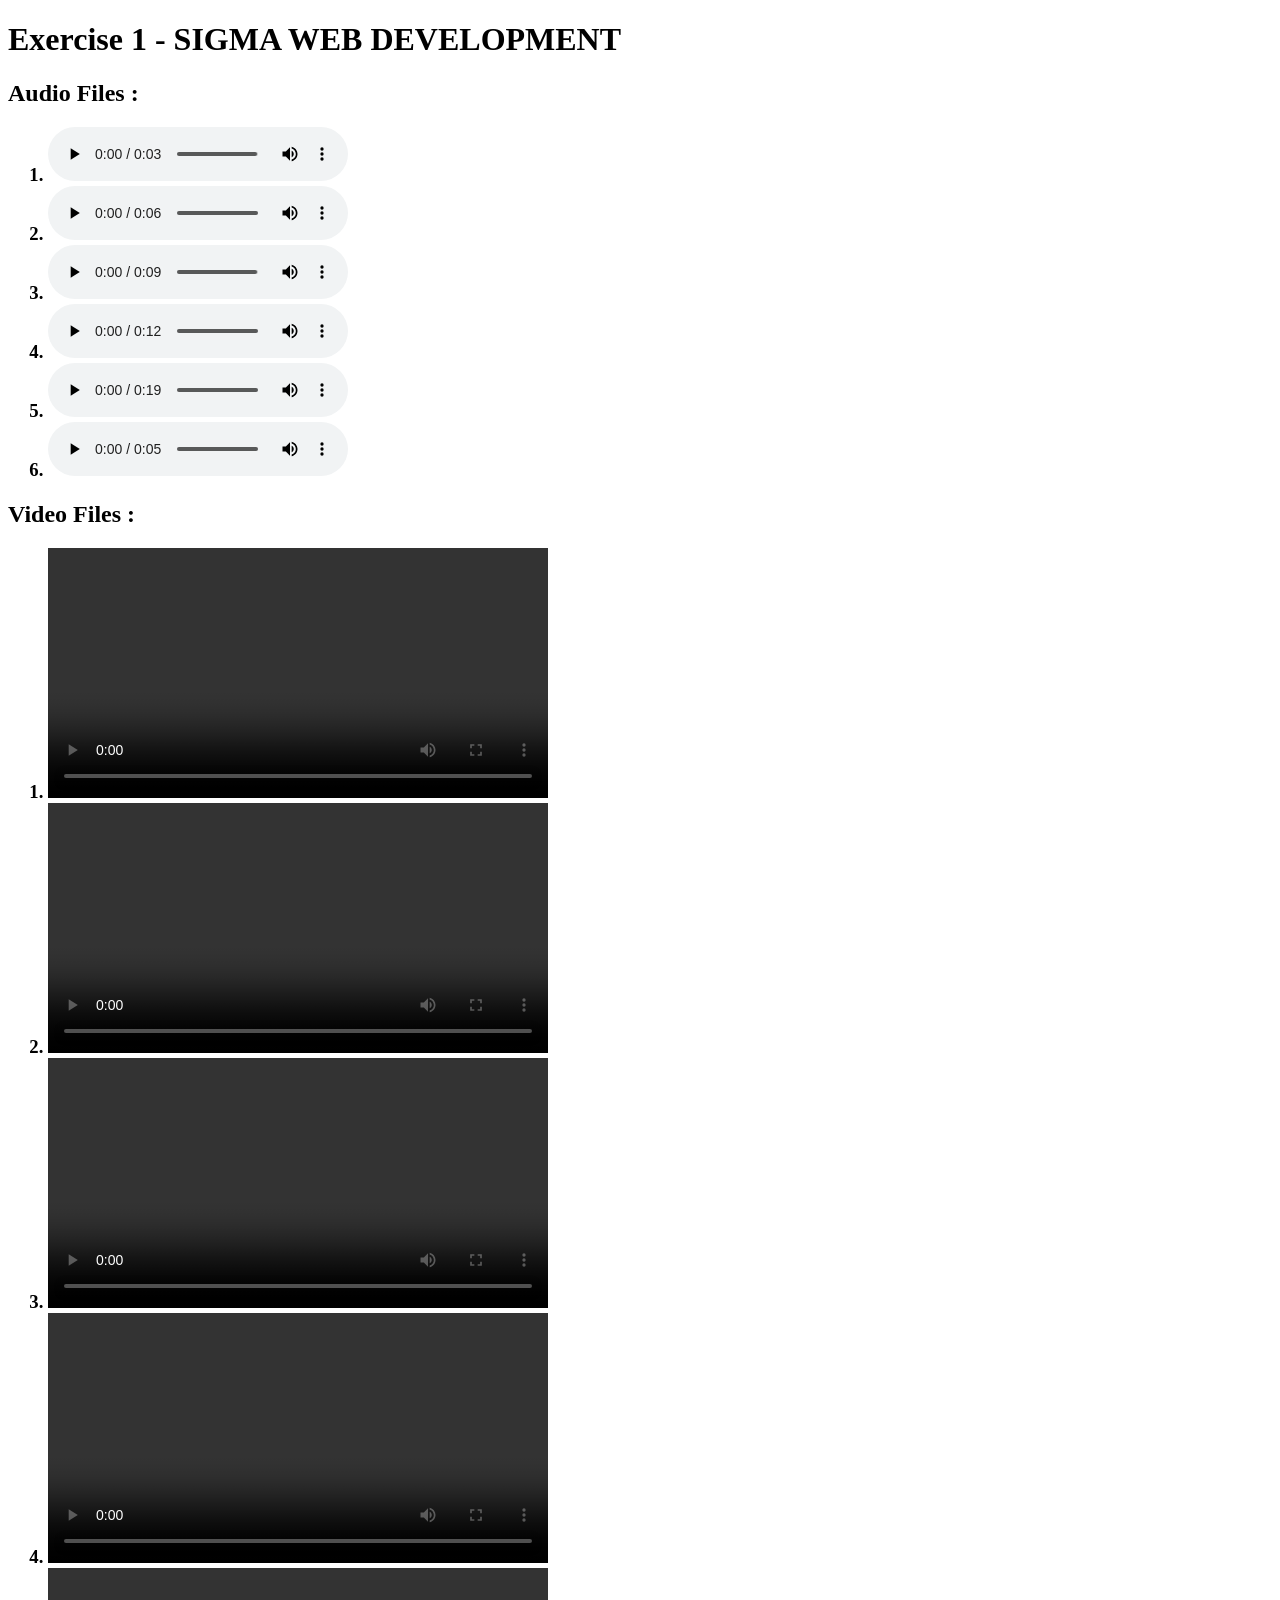
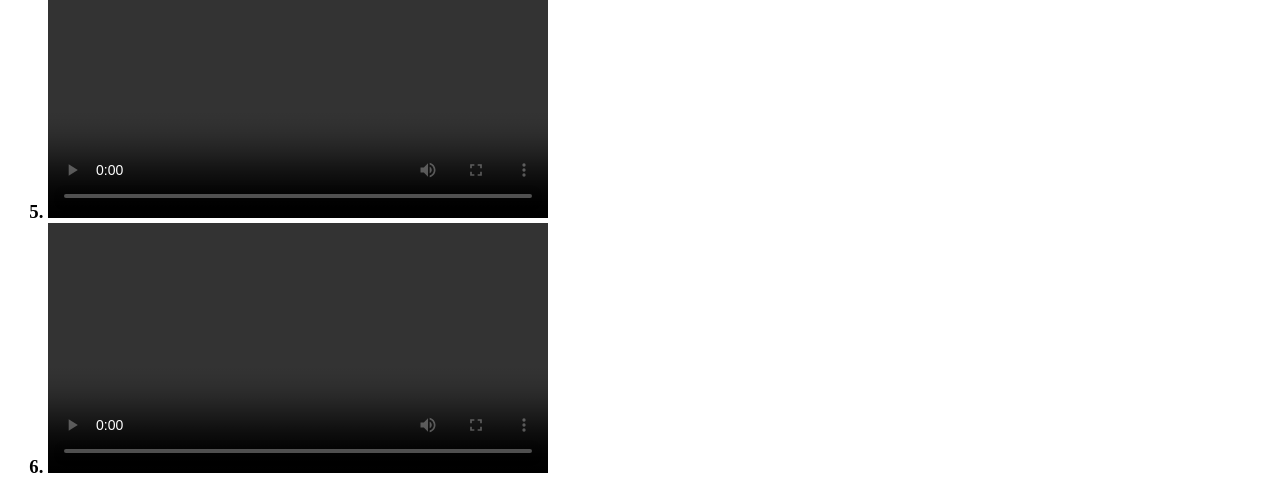
<file: Exercise 1/index.html>
<!DOCTYPE html>
<html lang="en">

<head>
    <meta charset="UTF-8">
    <meta name="viewport" content="width=device-width, initial-scale=1.0">
    <title>Exercise 1</title>
</head>

<body>
    <header>
        <h1>
            Exercise 1 - SIGMA WEB DEVELOPMENT
        </h1>
    </header>
    <main>
        <h2>
            Audio Files :
        </h2>
        <h3>
            <ol type="1">
                <li><audio src="1.mp3" controls>audio file</audio></li>
                <li><audio src="2.mp3" controls>audio file</audio></li>
                <li><audio src="3.mp3" controls>audio file</audio></li>
                <li><audio src="4.mp3" controls>audio file</audio></li>
                <li><audio src="5.mp3" controls>audio file</audio></li>
                <li><audio src="6.mp3" controls>audio file</audio></li>
            </ol>
        </h3>
        <h2>
            Video Files :
        </h2>
        <h3>
            <ol>
                <li><video src="1.mp4" controls height="250" width="500">video file</video></li>
                <li><video src="2.mp4" controls height="250" width="500">video file</video></li>
                <li><video src="3.mp4" controls height="250" width="500">video file</video></li>
                <li><video src="4.mp4" controls height="250" width="500">video file</video></li>
                <li><video src="5.mp4" controls height="250" width="500">video file</video></li>
                <li><video src="6.mp4" controls height="250" width="500">video file</video></li>
            </ol>
        </h3>
    </main>
</body>

</html>
</file>
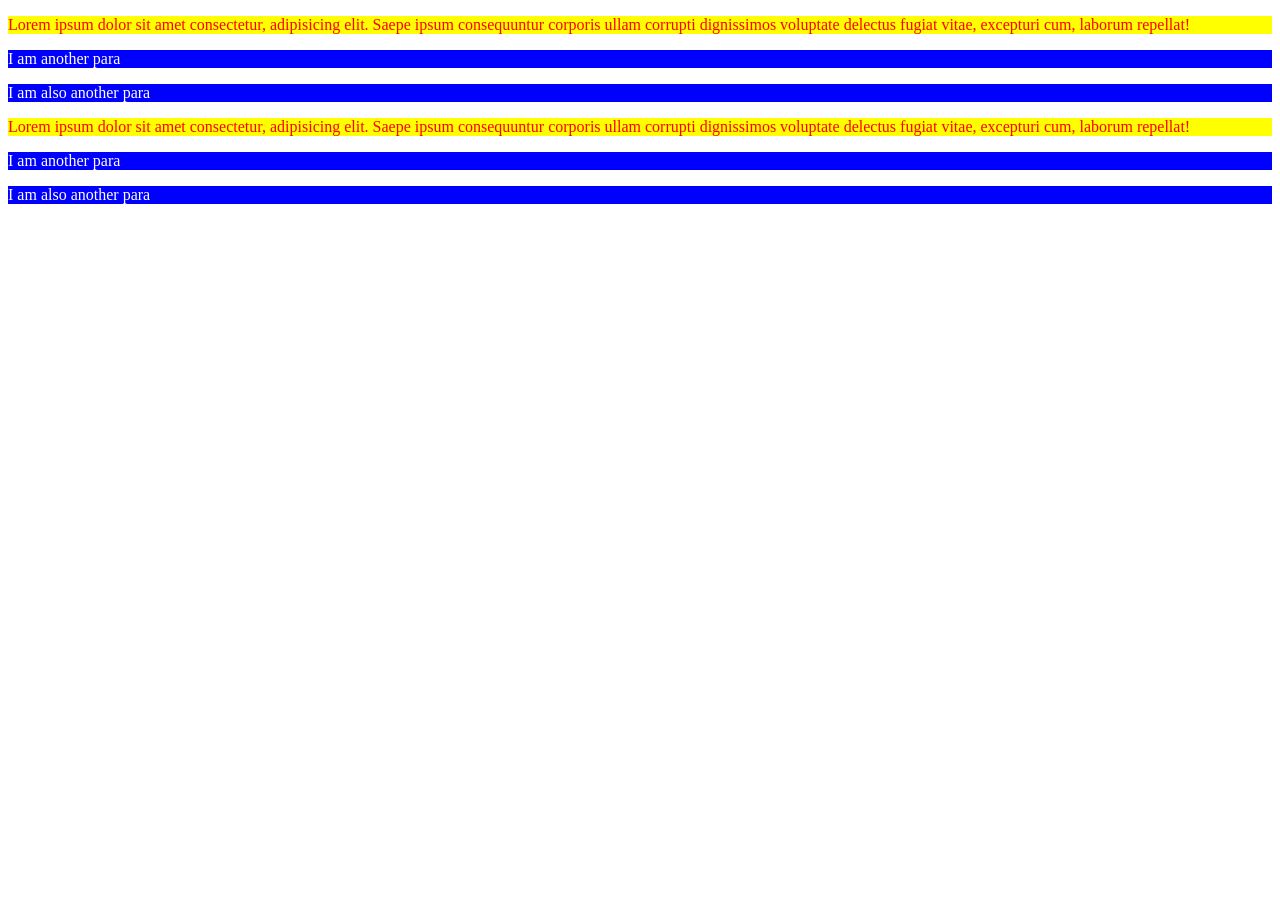
<file: Exercise 2/index.html>
<!DOCTYPE html>
<html lang="en">
<head>
    <meta charset="UTF-8">
    <meta name="viewport" content="width=device-width, initial-scale=1.0">
    <title>Exercise 2</title>
    <link rel="stylesheet" href="style.css">
</head>
<body>
    <div>
        <p>Lorem ipsum dolor sit amet consectetur, adipisicing elit. Saepe ipsum consequuntur corporis ullam corrupti dignissimos voluptate delectus fugiat vitae, excepturi cum, laborum repellat!</p>
        <p>I am another para</p>
        <p>I am also another para</p>
    </div>
    <div>
        <p>Lorem ipsum dolor sit amet consectetur, adipisicing elit. Saepe ipsum consequuntur corporis ullam corrupti dignissimos voluptate delectus fugiat vitae, excepturi cum, laborum repellat!</p>
        <p>I am another para</p>
        <p>I am also another para</p>
    </div>
</body>
</html>
</file>
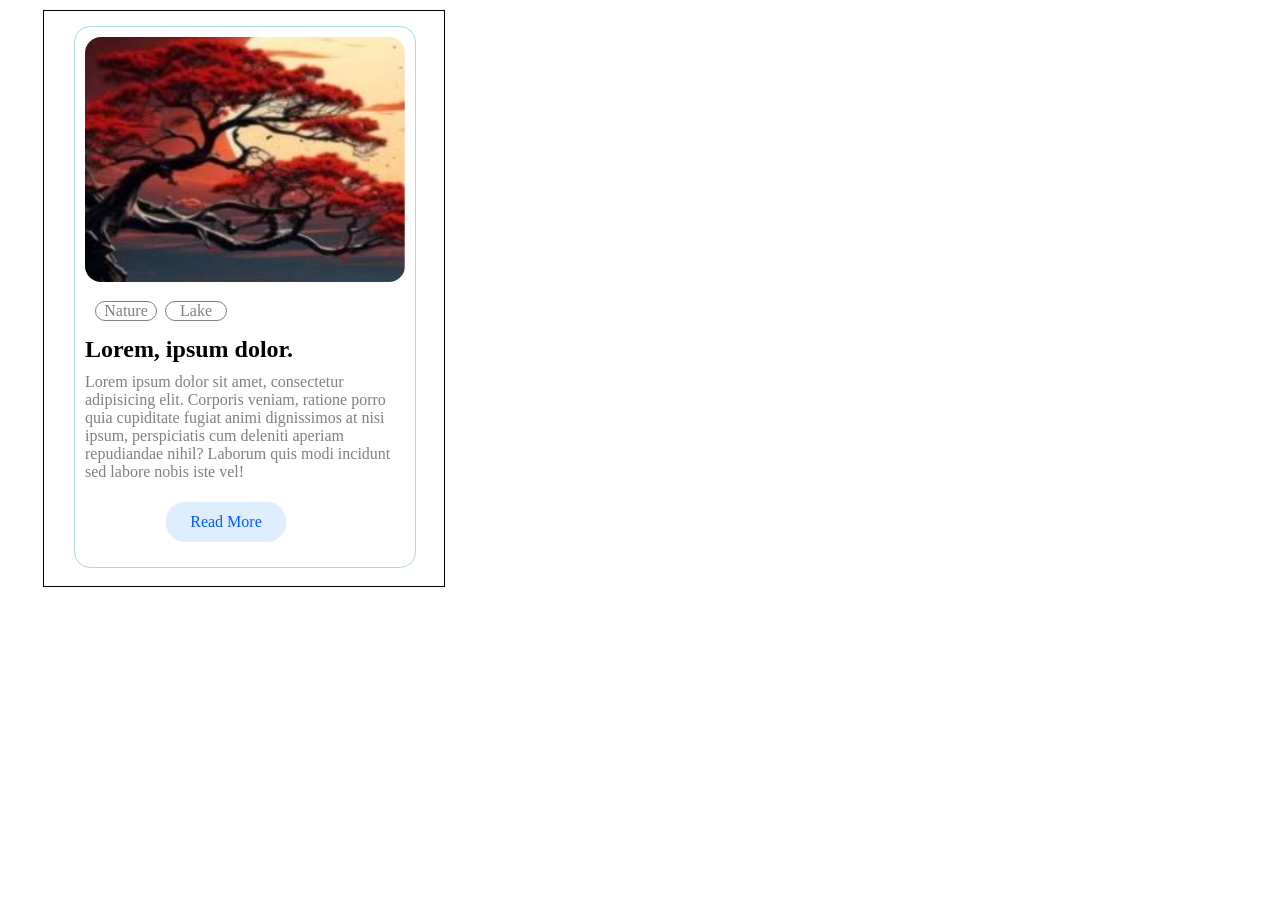
<file: Exercise 3/index.html>
<!DOCTYPE html>
<html lang="en">

<head>
    <meta charset="UTF-8">
    <meta name="viewport" content="width=device-width, initial-scale=1.0">
    <title>Exercise 3</title>
    <link rel="stylesheet" href="style.css">
</head>

<body>
    <div class="outermostBox">
        <div class="mainBox"> 
            <div class="photo">
                <img width="320" height="245" src="Screenshot 2026-10-23 182908.png" alt="Image">
            </div><!-- image box -->
            <div class="smallBox1">
                Nature
            </div><!-- small box 1 -->
            <div class="smallBox2">
                Lake
            </div><!-- small box 2 -->
            <div class="content">
                <h2 class="heading">Lorem, ipsum dolor.</h2>
                <div class="paragraph">
                    Lorem ipsum dolor sit amet, consectetur adipisicing elit. Corporis veniam, ratione porro quia cupiditate fugiat animi dignissimos at nisi ipsum, perspiciatis cum deleniti aperiam repudiandae nihil? Laborum quis modi incidunt sed labore nobis iste vel!
                </div>
            </div>
            <div class="smallBox3">
                Read More
            </div> <!-- small box 3 -->
        </div><!-- main box -->
    </div><!-- outtermost box -->
    
   
</body>

</html>
</file>
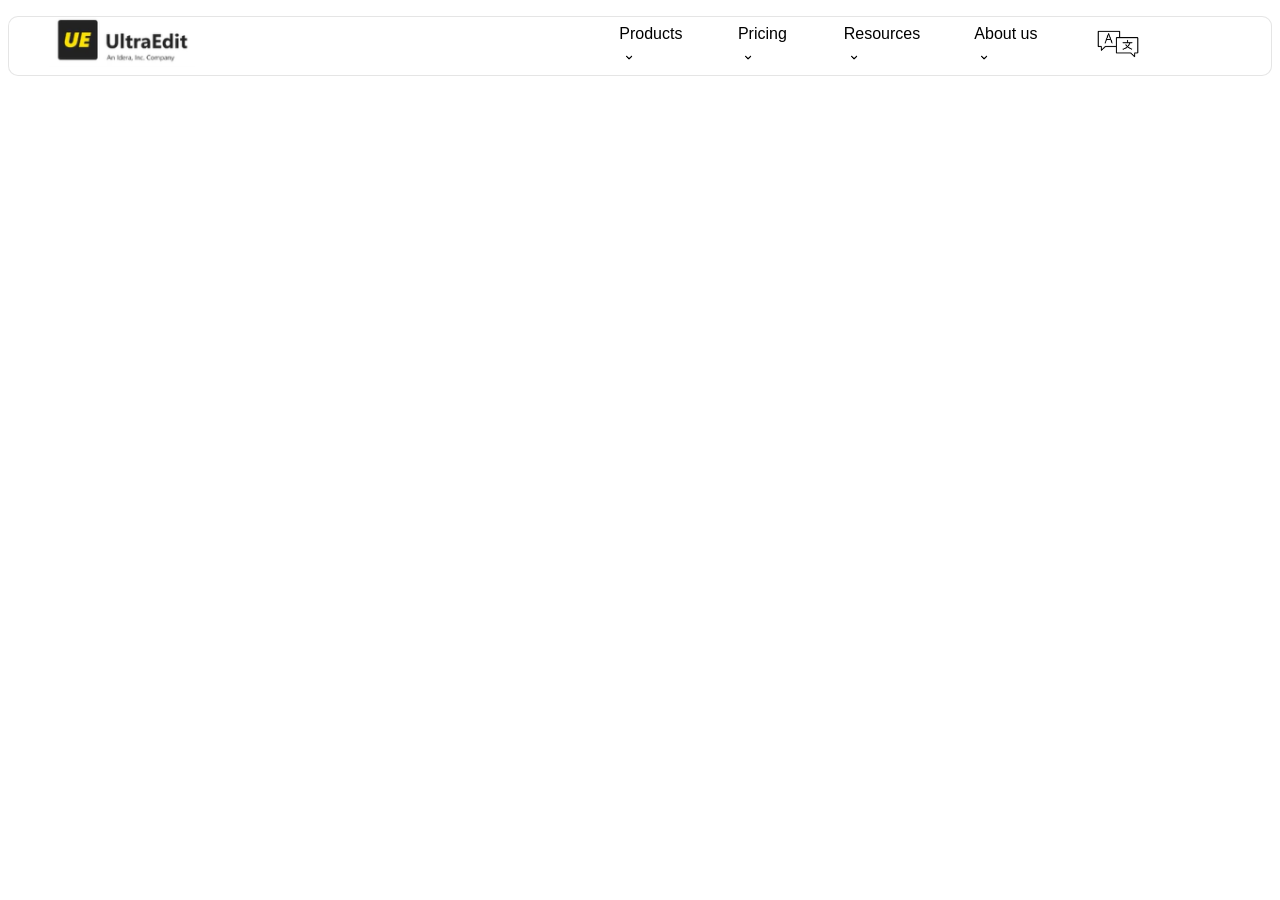
<file: Exercise 6/index.html>
<!DOCTYPE html>
<html lang="en">
<head>
    <meta charset="UTF-8">
    <meta name="viewport" content="width=device-width, initial-scale=1.0">
    <link rel="stylesheet" href="style.css">
    <title>Exercise 6</title>
</head>
<body>
    <header class="outermost">
        <nav>
            <ul>
                <li>
                    <img height="50px" src="Screenshot 2026-11-03 204322.png" alt="">
                </li>
                <li>Products <a href=""><img height="20px" src="downarrow head.png" alt="symbol"></a></li>
                <li>Pricing <a href=""><img height="20px" src="downarrow head.png" alt="symbol"></a></li>
                <li>Resources <a href=""><img height="20px" src="downarrow head.png" alt="symbol"></a></li>
                <li>About us <a href=""><img height="20px" src="downarrow head.png" alt="symbol"></a></li>
                <li>
                    <img height="50px" src="translator symbol.jpg" alt="symbol">
                </li>
            </ul>
        </nav>
    </header>
</body>
</html>
</file>
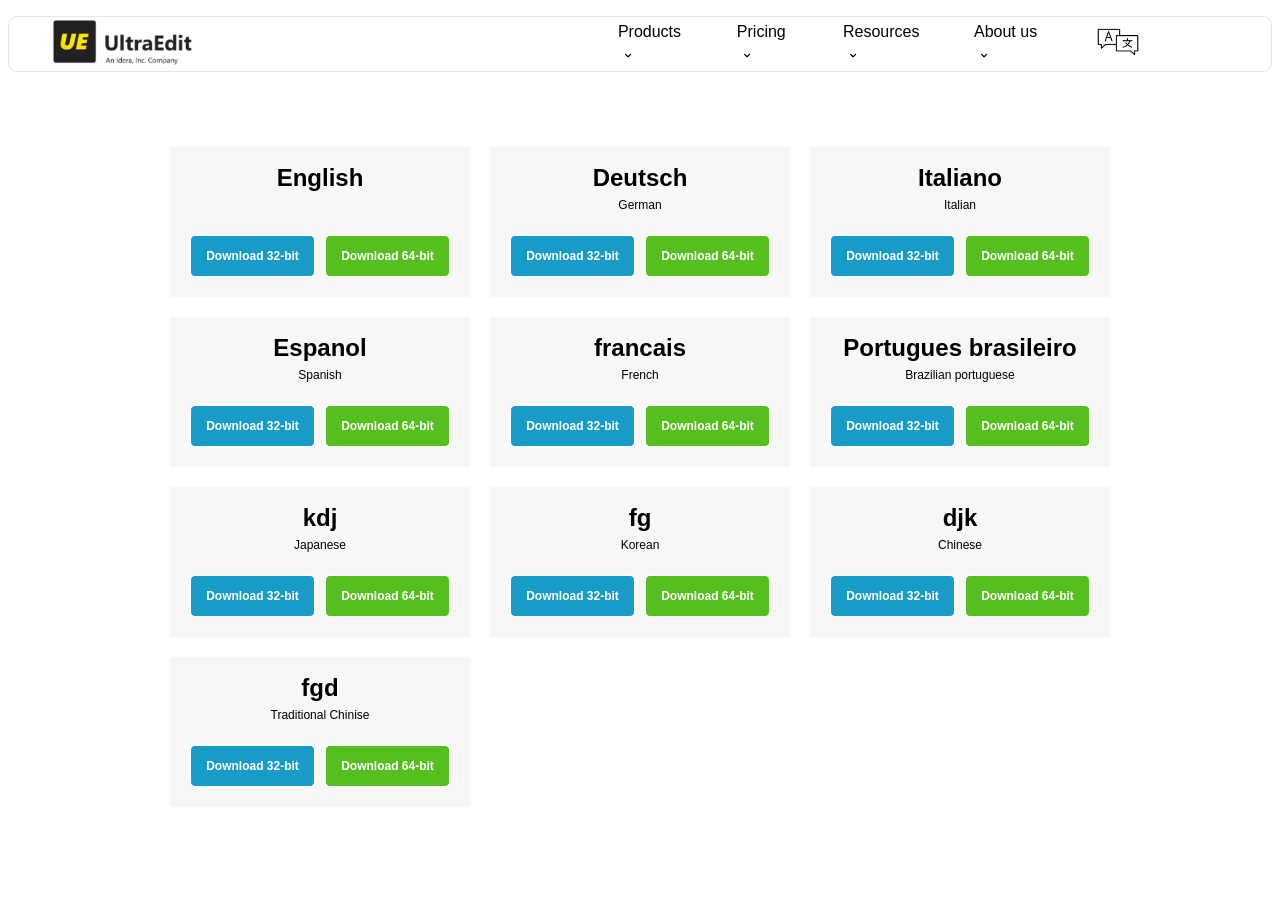
<file: Exercise 7/index.html>
<!DOCTYPE html>
<html lang="en">
<head>
    <meta charset="UTF-8">
    <meta name="viewport" content="width=device-width, initial-scale=1.0">
    <title>Eercise 7</title>
    <link rel="stylesheet" href="style.css">
</head>
<body>
    <header>
        <nav>
            <ul class="font">
                <li>
                    <img height="50px" src="UE icon.png" alt="">
                </li>
                <li>Products <a href=""><img height="20px" src="downarrow head.png" alt="symbol"></a></li>
                <li>Pricing <a href=""><img height="20px" src="downarrow head.png" alt="symbol"></a></li>
                <li>Resources <a href=""><img height="20px" src="downarrow head.png" alt="symbol"></a></li>
                <li>About us <a href=""><img height="20px" src="downarrow head.png" alt="symbol"></a></li>
                <li>
                    <img height="50px" src="translator symbol.jpg" alt="symbol">
                </li>
            </ul>
        </nav>
    </header>
    <main>
        <div class="gridbox font">
            <div class="element">
                <div class="LangType"><b>English</b></div>
                <div class="langdesc"></div>
                <div class="langbox"><b><a target="none" href="https://www.ultraedit.com/downloads/ultraedit-download-thank-you/">Download 32-bit</a></b></div>
                <div class="downlbox"><b><a target="none" href="https://www.ultraedit.com/downloads/ultraedit-download-thank-you/">Download 64-bit</a></b></div>
            </div>
            <div class="element">
                <div class="LangType"><b>Deutsch</b></div>
                <div class="langdesc">German</div>
                <div class="langbox"><b><a target="none" href="https://www.ultraedit.com/downloads/ultraedit-download-thank-you/">Download 32-bit</a></b></div>
                <div class="downlbox"><b><a target="none" href="https://www.ultraedit.com/downloads/ultraedit-download-thank-you/">Download 64-bit</a></b></div>
            </div>
            <div class="element"><div class="LangType"><b>Italiano</b></div>
                <div class="langdesc">Italian</div>
                <div class="langbox"><b><a target="none" href="https://www.ultraedit.com/downloads/ultraedit-download-thank-you/">Download 32-bit</a></b></div>
                <div class="downlbox"><b><a target="none" href="https://www.ultraedit.com/downloads/ultraedit-download-thank-you/">Download 64-bit</a></b></div></div>
            <div class="element"><div class="LangType"><b>Espanol</b></div>
                <div class="langdesc">Spanish</div>
                <div class="langbox"><b><a target="none" href="https://www.ultraedit.com/downloads/ultraedit-download-thank-you/">Download 32-bit</a></b></div>
                <div class="downlbox"><b><a target="none" href="https://www.ultraedit.com/downloads/ultraedit-download-thank-you/">Download 64-bit</a></b></div></div>
            <div class="element"><div class="LangType"><b>francais</b></div>
                <div class="langdesc">French</div>
                <div class="langbox"><b><a target="none" href="https://www.ultraedit.com/downloads/ultraedit-download-thank-you/">Download 32-bit</a></b></div>
                <div class="downlbox"><b><a target="none" href="https://www.ultraedit.com/downloads/ultraedit-download-thank-you/">Download 64-bit</a></b></div></div>
            <div class="element"><div class="LangType"><b>Portugues brasileiro</b></div>
                <div class="langdesc">Brazilian portuguese</div>
                <div class="langbox"><b><a target="none" href="https://www.ultraedit.com/downloads/ultraedit-download-thank-you/">Download 32-bit</a></b></div>
                <div class="downlbox"><b><a target="none" href="https://www.ultraedit.com/downloads/ultraedit-download-thank-you/">Download 64-bit</a></b></div></div>
            <div class="element"><div class="LangType"><b>kdj</b></div>
                <div class="langdesc">Japanese</div>
                <div class="langbox"><b><a target="none" href="https://www.ultraedit.com/downloads/ultraedit-download-thank-you/">Download 32-bit</a></b></div>
                <div class="downlbox"><b><a target="none" href="https://www.ultraedit.com/downloads/ultraedit-download-thank-you/">Download 64-bit</a></b></div></div>
            <div class="element"><div class="LangType"><b>fg</b></div>
                <div class="langdesc">Korean</div>
                <div class="langbox"><b><a target="none" href="https://www.ultraedit.com/downloads/ultraedit-download-thank-you/">Download 32-bit</a></b></div>
                <div class="downlbox"><b><a target="none" href="https://www.ultraedit.com/downloads/ultraedit-download-thank-you/">Download 64-bit</a></b></div></div>
            <div class="element"><div class="LangType"><b>djk</b></div>
                <div class="langdesc">Chinese</div>
                <div class="langbox"><b><a target="none" href="https://www.ultraedit.com/downloads/ultraedit-download-thank-you/">Download 32-bit</a></b></div>
                <div class="downlbox"><b><a target="none" href="https://www.ultraedit.com/downloads/ultraedit-download-thank-you/">Download 64-bit</a></b></div></div>
            <div class="element"><div class="LangType"><b>fgd</b></div>
                <div class="langdesc">Traditional Chinise</div>
                <div class="langbox"><b><a target="none" href="https://www.ultraedit.com/downloads/ultraedit-download-thank-you/">Download 32-bit</a></b></div>
                <div class="downlbox"><b><a target="none" href="https://www.ultraedit.com/downloads/ultraedit-download-thank-you/">Download 64-bit</a></b></div></div>
        </div>
    </main>
</body>
</html>
</file>
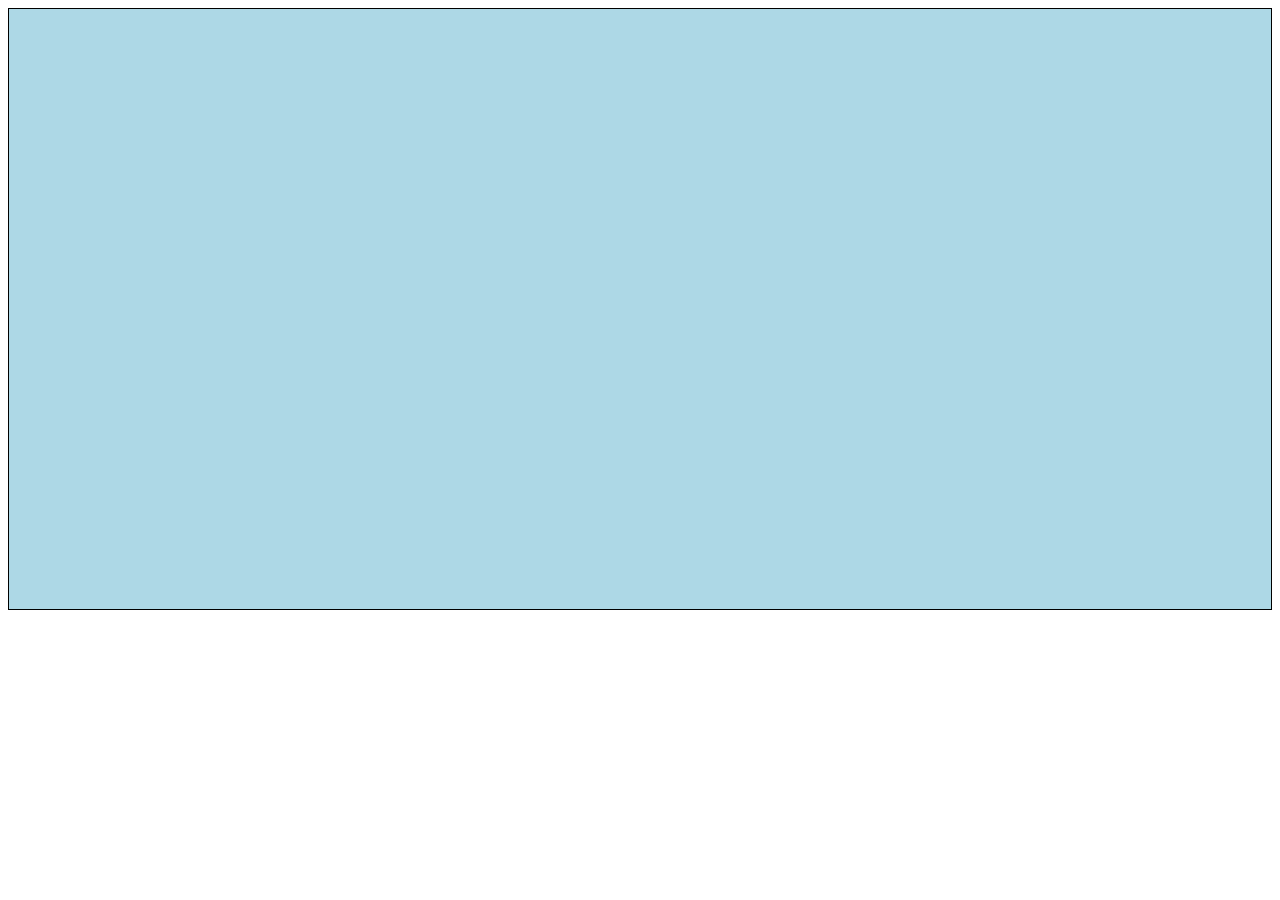
<file: Exercise 8/Index.html>
<!DOCTYPE html>
<html lang="en">

<head>
    <meta charset="UTF-8">
    <meta name="viewport" content="width=device-width, initial-scale=1.0">
    <title>Exercise 8</title>
    <link rel="stylesheet" href="style.css">
</head>

<body>
    <div class="boundary">
        <div class="x-axis">
            <div class="ball">
            </div>
        </div>
    </div>
</body>

</html>
</file>
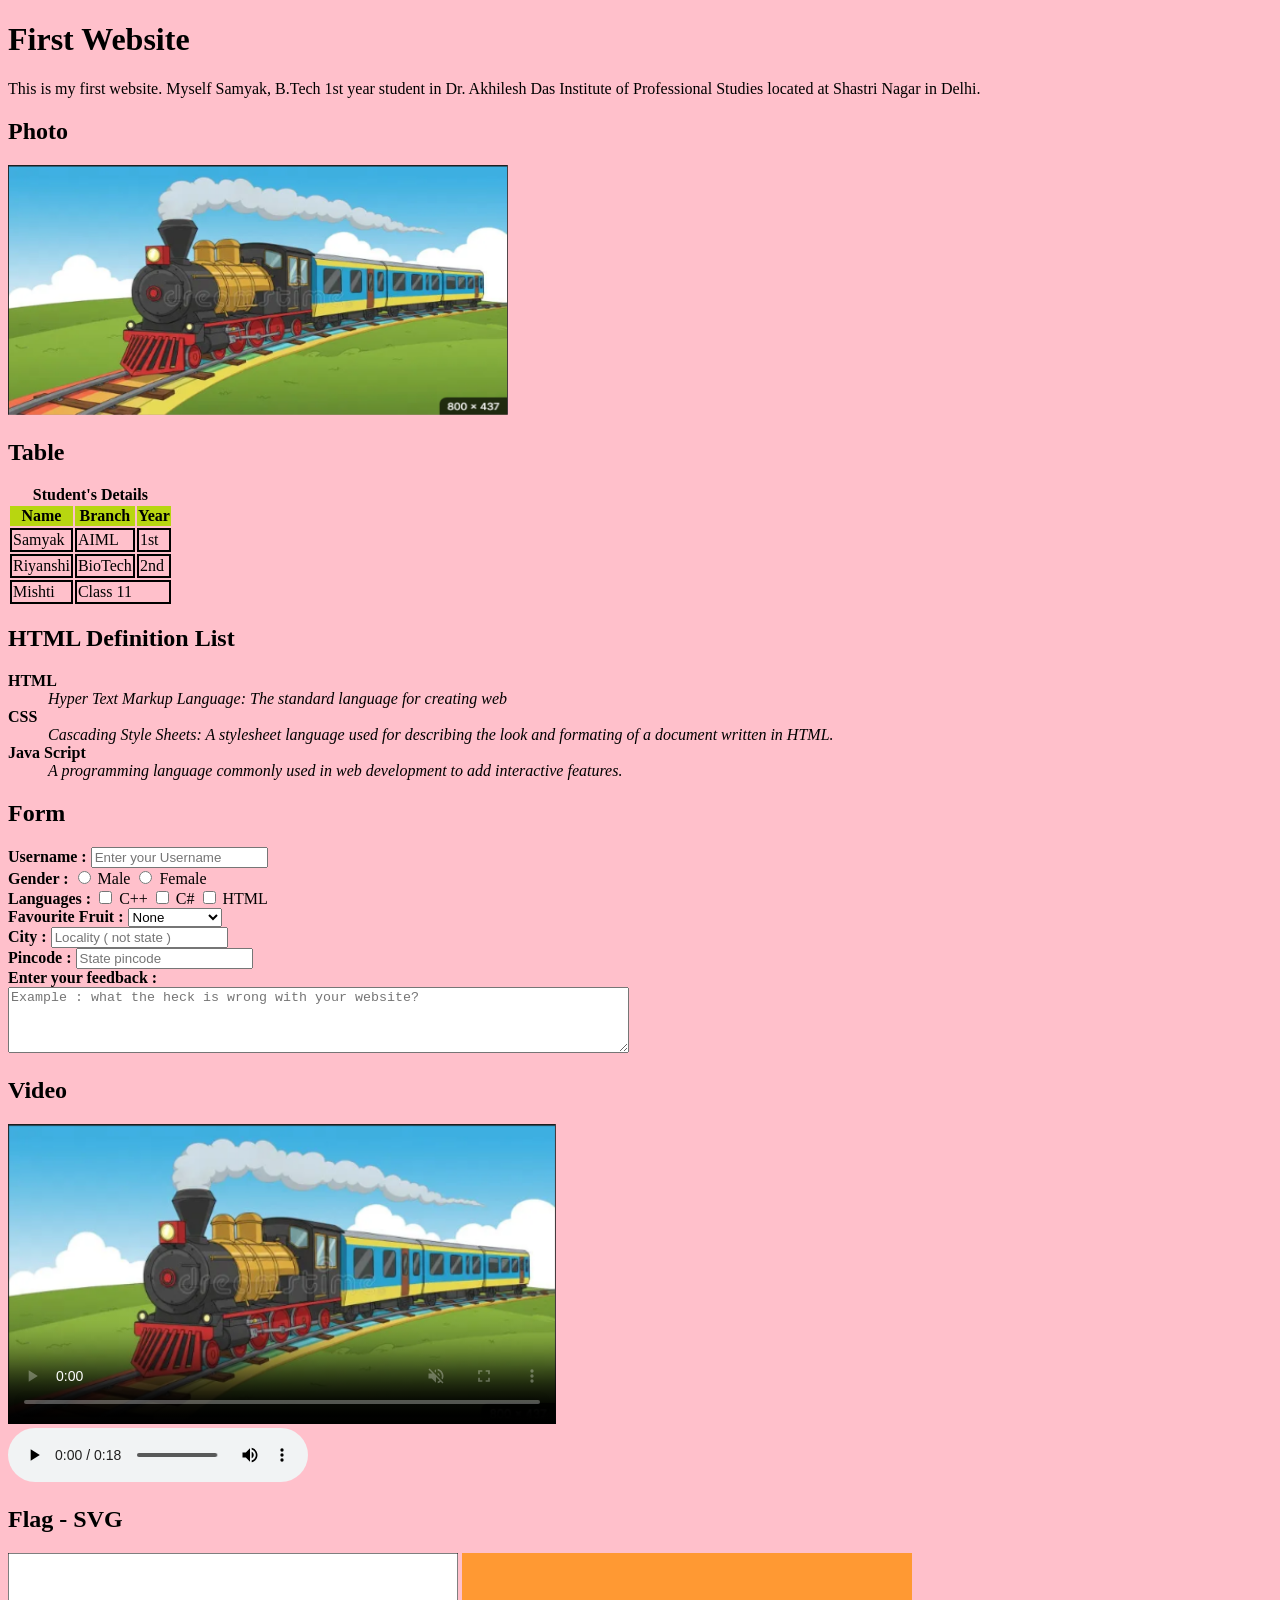
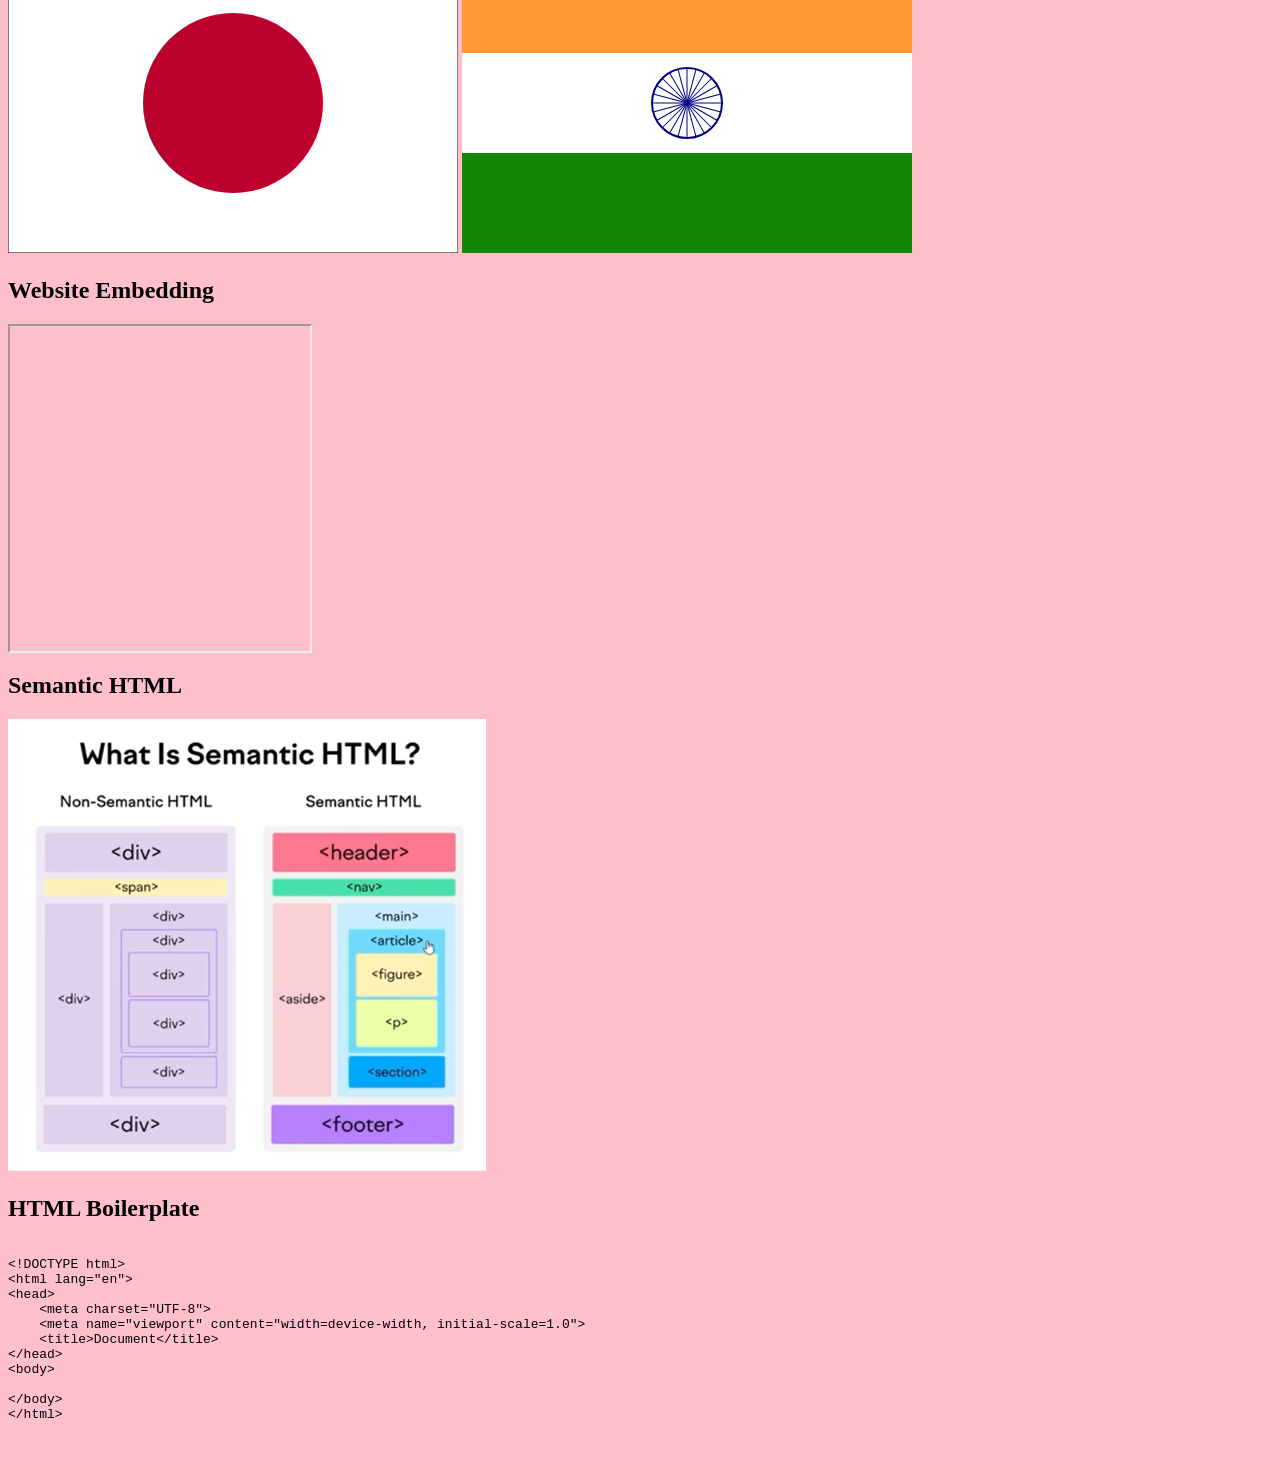
<file: First Website/index.html>
<!DOCTYPE html>
<html lang="en">

<head>
    <meta charset="UTF-8">
    <meta name="viewport" content="width=device-width, initial-scale=1.0">
    <title>Samyak's First Website</title>
    <link rel="stylesheet" href="style.css">
</head>

<body>
    <div>
        <h1>First Website</h1>
        This is my first website. Myself Samyak, B.Tech 1st year student in Dr. Akhilesh Das Institute of Professional
        Studies located at Shastri Nagar in Delhi.
    </div>
    <div>
        <h2>Photo</h2>
    </div>
    <img width="500" height="250" src="Train image.png" alt="Train Image">
    </div>
    <div>
        <h2>Table</h2>
        <table>
            <caption><b>Student's Details</b></caption>
            <!-- <thead>----------------------------------------------------------------------------------------------</thead> -->
            <tbody>
                <tr>
                    <th class="yellow">Name</th>
                    <th class="yellow">Branch</th>
                    <th class="yellow">Year</th>
                </tr>
                <tr>
                    <td>Samyak</td>
                    <td>AIML</td>
                    <td>1st</td>
                </tr>
                <tr>
                    <td>Riyanshi</td>
                    <td>BioTech</td>
                    <td>2nd</td>
                </tr>
                <tr>
                    <td>Mishti</td>
                    <td colspan="2">Class 11</td>
                </tr>
        </table>
        </tbody>
        <!-- <tfoot>----------------------------------------------------------------------------------------------</tfoot> -->
        <!-- <script src="script.js" ></script>     -->
        <h2>HTML Definition List</h2>
        <dl>
            <dt><b>HTML</b></dt>
            <dd><i>Hyper Text Markup Language: The standard language for creating web</i></dd>
            <dt><b>CSS</b></dt>
            <dd><i>Cascading Style Sheets: A stylesheet language used for describing the look and formating of a
                    document
                    written in HTML.</dd></i>
            <dt><b>Java Script</b></dt>
            <dd><i>A programming language commonly used in web development to add interactive features.</i></dd>
        </dl>
        <h2>Form </h2>
        <div>
            <form action="post">
            <label for="username"><b>Username : </b></label>
            <input type="text" id="username" name="username" required placeholder="Enter your Username">
        </div>
        <div>
            <label for="gender"><b>Gender : </b></label>
            <input type="radio" id="male" name="gender" value="male">
            <label for="male">Male</label>
            <input type="radio" id="female" name="gender" value="female">
            <label for="female">Female</label>
        </div>
        <div>
            <label for="language"><b>Languages : </b></label>
            <input type="checkbox" id="cpp" name="language" value="yes">
            <label for="cpp">C++</label>
            <input type="checkbox" id="c#" name="language" value="yes">
            <label for="c#">C#</label>
            <input type="checkbox" id="html" name="language" value="yes">
            <label for="html">HTML</label>
        </div>

        <div>
            <label for="fruits"><b>Favourite Fruit : </b></label>
            <select name="fruits" id="fruits">
                <option value="None">None</option>
                <option value="Mango">Mango</option>
                <option value="Orange">Orange</option>
                <option value="Apple">Apple</option>
                <option value="Banana">Banana</option>
                <option value="Watermelon">Watermelon</option>
            </select>
        </div>
        <div>
            <label for="city"><b>City : </b></label>
            <input type="text" name="city" id="city" placeholder="Locality ( not state )">
        </div>
        <div>
            <label for="pin"><b>Pincode :</b></label>
            <input type="number" name="pin" id="pin" placeholder="State pincode">
        </div>
        <div>
            <label for="feedback"><b>Enter your feedback : </b></label><br>
            <textarea name="feedback" id="feedback" rows="4" cols="75"
                placeholder="Example : what the heck is wrong with your website?"></textarea>
        </div>
        </form>
        <div>
            <h2>Video</h2>
        </div>
        <div>
            <video src="video2.mp4" height="300" controls loop muted poster="Train image.png"></video>

        </div>
        <div><audio src="Train sound.mp3" controls loop></audio></div>
    </div>
    <div>
        <h2>Flag - SVG</h2>
        <svg width="450" height="300" xmlns="http://www.w3.org/2000/svg">
            <!-- Background -->
            <rect width="450" height="300" stroke="black" stroke-width="1" fill="white" />

            <!-- Red Sun -->
            <circle cx="225" cy="150" r="90" fill="#BC002D" />
        </svg>
        <img src="img.svg" alt="Indian Flag">
    </div>
    <div>
        <h2>Website Embedding</h2>
    </div>
    <div class="centre">

        <iframe src="http://10.165.81.235:3000/Bookmark%20Website/bookmarkManager.html" width="300"
            height="325"></iframe>
        <iframe width="560" height="315"
            src="https://www.youtube.com/embed/zbt0l375YfE?si=XElIlCR1VN6we3J_&amp;start=2861"
            title="YouTube video player" frameborder="0"
            allow="accelerometer; autoplay; clipboard-write; encrypted-media; gyroscope; picture-in-picture; web-share"
            referrerpolicy="strict-origin-when-cross-origin" allowfullscreen></iframe>
    </div>
    <div>
        <h2>Semantic HTML</h2>
        <img src="Semantic HTML.png" alt="Semantic HTML">
    </div>
    <div>
        <h2>
            HTML Boilerplate
        </h2>
        <pre><code>
&lt;!DOCTYPE html&gt;
&lt;html lang="en"&gt;
&lt;head&gt;
    &lt;meta charset="UTF-8"&gt;
    &lt;meta name="viewport" content="width=device-width, initial-scale=1.0"&gt;
    &lt;title&gt;Document&lt;/title&gt;
&lt;/head&gt;
&lt;body&gt;
    
&lt;/body&gt;
&lt;/html&gt;
        </code>
    </pre>
    </div>
</body>

</html>
</file>
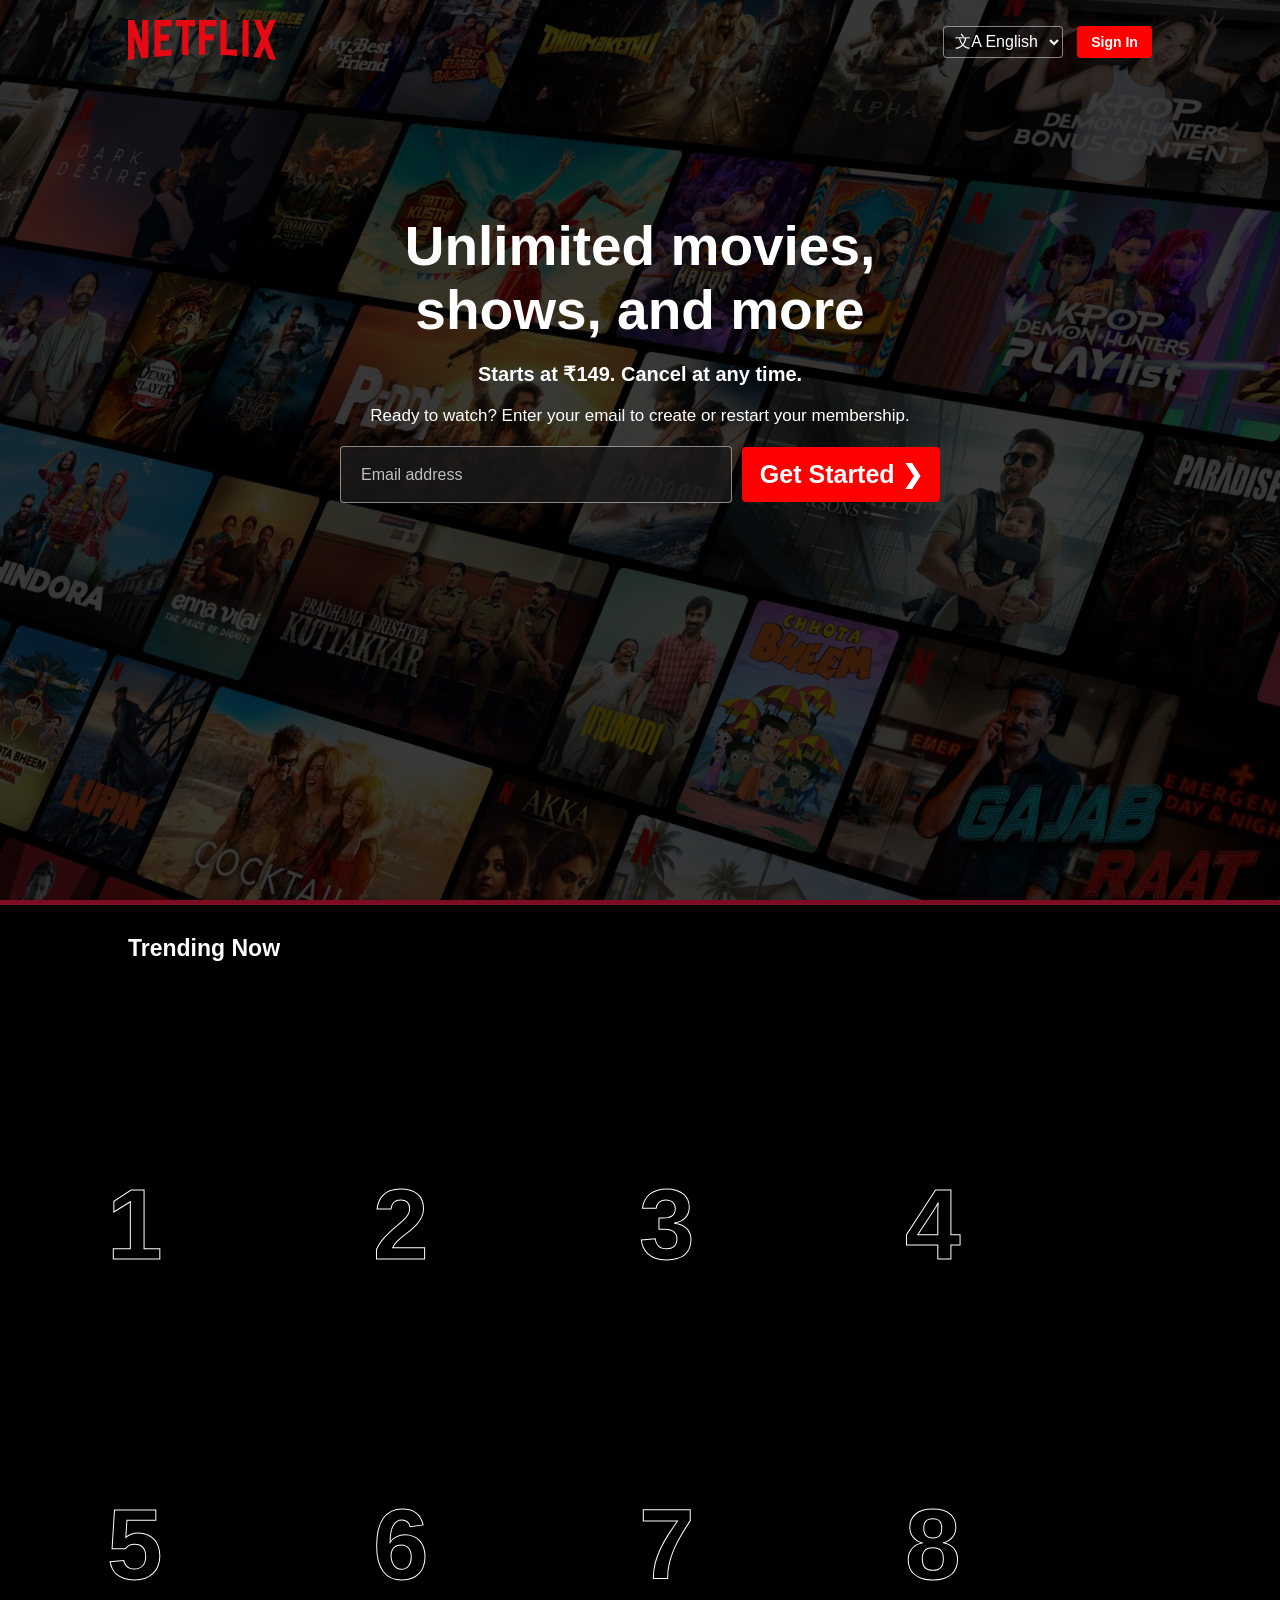
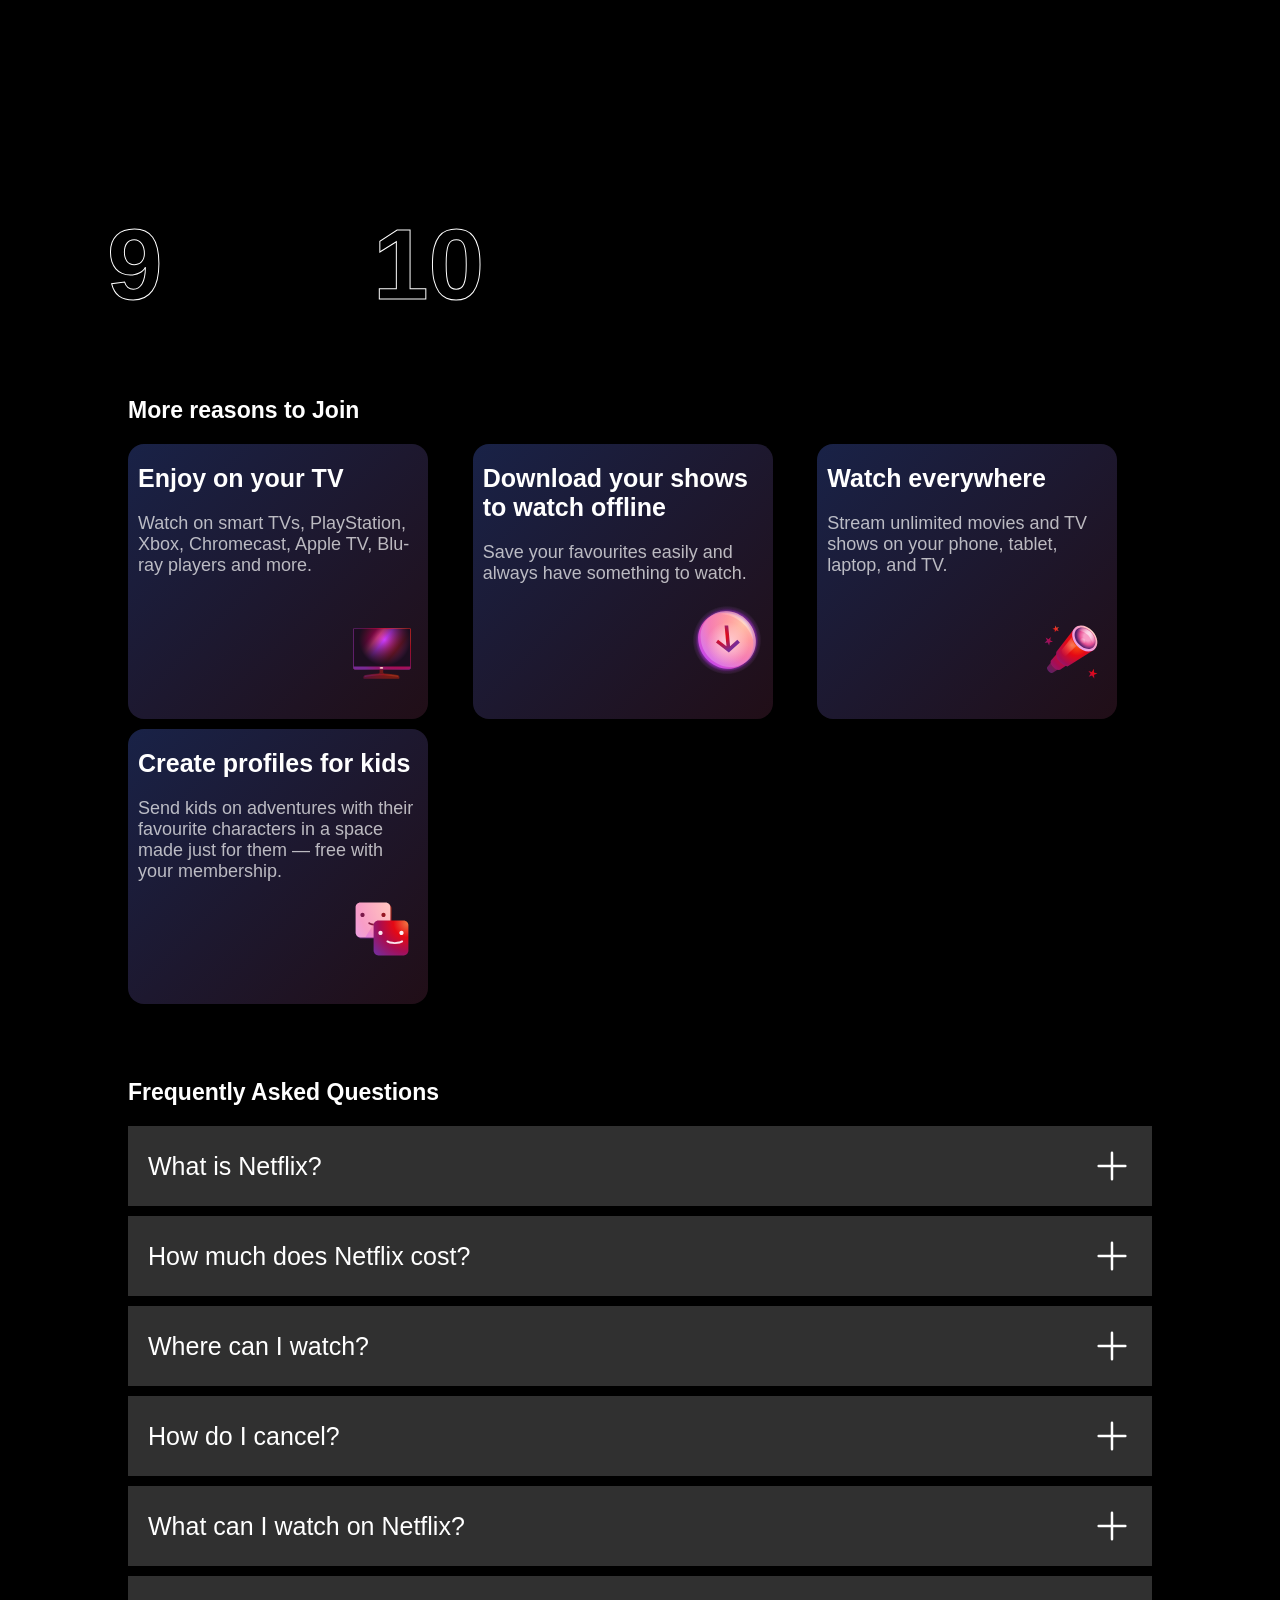
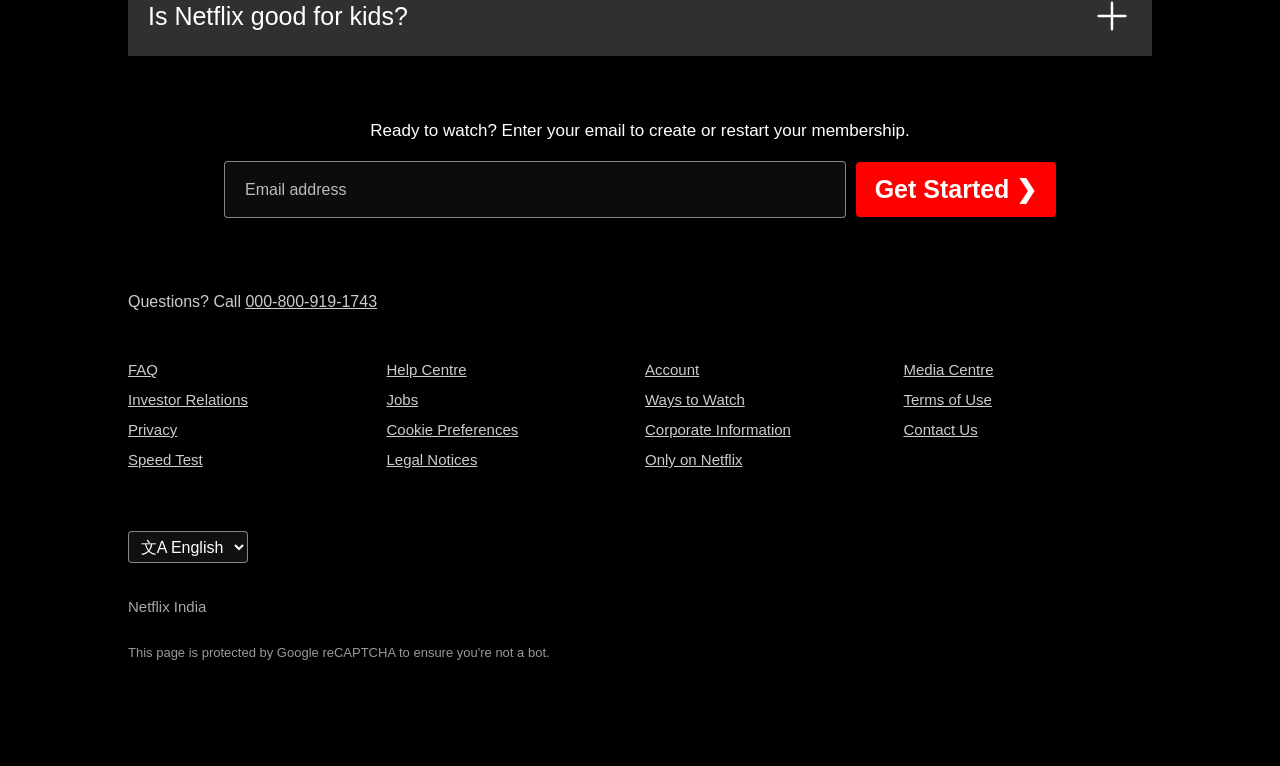
<file: Netflix Clone/index.html>
<!DOCTYPE html>
<html lang="en">

<head>
    <meta charset="UTF-8">
    <meta name="viewport" content="width=device-width, initial-scale=1.0">
    <title>Netflix Clone</title>
    <link rel="stylesheet" href="style.css">
    <link rel="icon" href="Assets/IconNetflix.ico">
</head>

<body>
    <header>
        <div class="firstbox">
            <nav>
                <span><img src="Assets/NetflixLogo.svg" alt="NetflixLogo"></span>
                <span class="navBar">
                    <select class="langButton">
                        <option value="English">文A English</option>
                        <option value="Hindi">文A Hindi</option>
                    </select>
                    <button class="SignInButton">Sign In</button>
                </span>
            </nav>
            <div class="title">
                <div class="heading">Unlimited movies,</div>
                <div class="heading">shows, and more</div>
                <div class="middle">Starts at ₹149. Cancel at any time.</div>
                <div class="lower">Ready to watch? Enter your email to create or restart your membership.
                </div>
            </div>
            <div class="lowerSection">
                <input class="emailButton" type="text" placeholder="Email address">
                <button class="startingButton">Get Started ❯</button>
            </div>
            <div class="blackshadowbox"></div>
        </div>
    </header>
    <main>
        <div class="mainTop">
            <div class="TrendingTag">Trending Now</div>
            <div class="posters">
                <div><span>1</span></div>
                <div><span>2</span></div>
                <div><span>3</span></div>
                <div><span>4</span></div>
                <div><span>5</span></div>
                <div><span>6</span></div>
                <div><span>7</span></div>
                <div><span>8</span></div>
                <div><span>9</span></div>
                <div><span>10</span></div>
            </div>
            <div class="TrendingTag reasonTag">More reasons to Join</div>
            <div class="reasons">
                <div class="reasonsbox">
                    <div class="resonsHeader">Enjoy on your TV
                    </div>
                    <div class="reasonsContent">Watch on smart TVs, PlayStation, Xbox, Chromecast, Apple TV, Blu-ray
                        players and more.</div>
                    <div class="reasonsImg"><svg width="72" height="72" viewBox="0 0 72 72" fill="none">
                            <g id="television-core-small">
                                <path id="Vector" fill-rule="evenodd" clip-rule="evenodd"
                                    d="M37.2 53.3992C37.2 52.7365 36.6628 52.1992 36 52.1992H34.8C34.1373 52.1992 33.6 52.7365 33.6 53.3992V56.2636C33.6 56.9129 33.0834 57.4433 32.4347 57.4739C30.3013 57.5744 28.1719 57.7834 26.0546 58.1011L19.444 59.0926C18.2692 59.2688 17.4 60.2782 17.4 61.4662V62.0992C17.4 62.4304 17.6686 62.6992 18 62.6992H52.8C53.1314 62.6992 53.4 62.4304 53.4 62.0992V61.4662C53.4 60.2782 52.5309 59.2688 51.3561 59.0926L44.7454 58.1011C42.6282 57.7834 40.4987 57.5744 38.3653 57.4739C37.7167 57.4433 37.2 56.9129 37.2 56.2636V53.3992Z"
                                    fill="url(#paint0_radial_5179_1308)"></path>
                                <path id="Vector_2"
                                    d="M18.6 60.7388C18.6 60.2306 18.9587 59.796 19.4602 59.711C22.0196 59.2775 29.7585 58.0508 35.4 58.0508C41.0415 58.0508 48.7804 59.2775 51.3398 59.711C51.8412 59.796 52.2 60.2306 52.2 60.7388C52.2 60.902 52.0575 61.0268 51.8967 61.0004C50.1219 60.707 40.9704 59.2409 35.4 59.2409C29.8295 59.2409 20.678 60.707 18.9033 61.0004C18.7425 61.0268 18.6 60.902 18.6 60.7388Z"
                                    fill="url(#paint1_radial_5179_1308)"></path>
                                <path id="Vector_3"
                                    d="M63 12H8.99995C8.00584 12 7.19995 12.8059 7.19995 13.8V51.6C7.19995 52.5941 8.00584 53.4 8.99995 53.4H63C63.9941 53.4 64.8 52.5941 64.8 51.6V13.8C64.8 12.8059 63.9941 12 63 12Z"
                                    fill="url(#paint2_linear_5179_1308)"></path>
                                <path id="Vector_4"
                                    d="M63 12H8.99995C8.00584 12 7.19995 12.8059 7.19995 13.8V51.6C7.19995 52.5941 8.00584 53.4 8.99995 53.4H63C63.9941 53.4 64.8 52.5941 64.8 51.6V13.8C64.8 12.8059 63.9941 12 63 12Z"
                                    fill="url(#paint3_radial_5179_1308)"></path>
                                <path id="Vector_5" fill-rule="evenodd" clip-rule="evenodd"
                                    d="M8.99995 12.6H63C63.663 12.6 64.2 13.1372 64.2 13.8V50.4H7.79995V13.8C7.79995 13.1372 8.33719 12.6 8.99995 12.6ZM7.19995 50.4V13.8C7.19995 12.8059 8.00581 12 8.99995 12H63C63.9942 12 64.8 12.8059 64.8 13.8V50.4V51.6C64.8 52.5941 63.9942 53.4 63 53.4H8.99995C8.00581 53.4 7.19995 52.5941 7.19995 51.6V50.4Z"
                                    fill="url(#paint4_radial_5179_1308)"></path>
                                <path id="Vector_6"
                                    d="M35.4 52.8C36.3941 52.8 37.2 52.3971 37.2 51.9C37.2 51.4029 36.3941 51 35.4 51C34.4059 51 33.6 51.4029 33.6 51.9C33.6 52.3971 34.4059 52.8 35.4 52.8Z"
                                    fill="url(#paint5_radial_5179_1308)"></path>
                            </g>
                            <defs>
                                <radialGradient id="paint0_radial_5179_1308" cx="0" cy="0" r="1"
                                    gradientUnits="userSpaceOnUse"
                                    gradientTransform="translate(50.3269 49.3723) rotate(118.526) scale(55.1579 46.2871)">
                                    <stop stop-color="#802600"></stop>
                                    <stop offset="0.333333" stop-color="#6F181D"></stop>
                                    <stop offset="0.666667" stop-color="#5B1333"></stop>
                                    <stop offset="1" stop-color="#391945"></stop>
                                </radialGradient>
                                <radialGradient id="paint1_radial_5179_1308" cx="0" cy="0" r="1"
                                    gradientUnits="userSpaceOnUse"
                                    gradientTransform="translate(48.1077 53.6128) rotate(158.116) scale(32.7275 42.219)">
                                    <stop stop-color="#99421D"></stop>
                                    <stop offset="0.333333" stop-color="#99161D"></stop>
                                    <stop offset="0.666667" stop-color="#7D1845"></stop>
                                    <stop offset="1" stop-color="#59216E"></stop>
                                </radialGradient>
                                <linearGradient id="paint2_linear_5179_1308" x1="10.4727" y1="14.9572" x2="56.1755"
                                    y2="51.4814" gradientUnits="userSpaceOnUse">
                                    <stop stop-color="#99161D"></stop>
                                    <stop offset="0.245283" stop-color="#CA005B"></stop>
                                    <stop offset="0.346698" stop-color="#FF479A"></stop>
                                    <stop offset="0.46934" stop-color="#CC3CFF"></stop>
                                    <stop offset="0.735849" stop-color="#BC1A22"></stop>
                                    <stop offset="1" stop-color="#C94FF5"></stop>
                                </linearGradient>
                                <radialGradient id="paint3_radial_5179_1308" cx="0" cy="0" r="1"
                                    gradientUnits="userSpaceOnUse"
                                    gradientTransform="translate(38.6181 23.8286) rotate(90) scale(25.9571 25.8545)">
                                    <stop stop-color="#1C0E20" stop-opacity="0"></stop>
                                    <stop offset="1" stop-color="#1C0E20"></stop>
                                </radialGradient>
                                <radialGradient id="paint4_radial_5179_1308" cx="0" cy="0" r="1"
                                    gradientUnits="userSpaceOnUse"
                                    gradientTransform="translate(54 20.1938) rotate(144.293) scale(47.2897 44.8232)">
                                    <stop stop-color="#EF7744"></stop>
                                    <stop offset="0.333333" stop-color="#E50914"></stop>
                                    <stop offset="0.666667" stop-color="#A70D53"></stop>
                                    <stop offset="1" stop-color="#792A95"></stop>
                                </radialGradient>
                                <radialGradient id="paint5_radial_5179_1308" cx="0" cy="0" r="1"
                                    gradientUnits="userSpaceOnUse"
                                    gradientTransform="translate(36.525 51.3562) rotate(135) scale(4.58735)">
                                    <stop stop-color="#FFDCCC"></stop>
                                    <stop offset="0.333333" stop-color="#FFBDC0"></stop>
                                    <stop offset="0.666667" stop-color="#F89DC6"></stop>
                                    <stop offset="1" stop-color="#E4A1FA"></stop>
                                </radialGradient>
                            </defs>
                        </svg></div>
                </div>
                <div class="reasonsbox">
                    <div class="resonsHeader">Download your shows to watch offline
                    </div>
                    <div class="reasonsContent">Save your favourites easily and always have something to watch.</div>
                    <div class="reasonsImg reasonImg2"><svg width="72" height="72" viewBox="0 0 72 72" fill="none">
                            <g id="download-core-small">
                                <path id="Vector"
                                    d="M36 70.2008C54.8882 70.2008 70.2001 54.8889 70.2001 36.0008C70.2001 17.1126 54.8882 1.80078 36 1.80078C17.1119 1.80078 1.80005 17.1126 1.80005 36.0008C1.80005 54.8889 17.1119 70.2008 36 70.2008Z"
                                    fill="url(#paint0_radial_5179_7940)"></path>
                                <path id="Vector_2" opacity="0.4"
                                    d="M64.7658 36.195C65.5206 51.5916 53.7908 63.5824 38.5668 62.977C23.3428 62.3722 10.3893 49.4 9.63446 34.0034C8.87954 18.6068 20.6091 6.61594 35.8331 7.22116C51.0571 7.82638 64.0104 20.7984 64.7658 36.195Z"
                                    fill="url(#paint1_radial_5179_7940)"></path>
                                <path id="Vector_3"
                                    d="M62.3657 37.9958C63.1205 53.3924 51.3908 65.3832 36.1668 64.7778C20.9428 64.173 7.9893 51.2008 7.23444 35.8041C6.47952 20.4075 18.2091 8.41672 33.4331 9.02194C48.6571 9.62716 61.6103 22.5992 62.3657 37.9958Z"
                                    fill="url(#paint2_radial_5179_7940)"></path>
                                <path id="Vector_4" opacity="0.5"
                                    d="M64.7658 36.195C65.5206 51.5916 53.7908 63.5824 38.5668 62.977C23.3428 62.3722 10.3893 49.4 9.63446 34.0034C8.87954 18.6068 20.6091 6.61594 35.8331 7.22116C51.0571 7.82638 64.0104 20.7984 64.7658 36.195Z"
                                    fill="url(#paint3_radial_5179_7940)"></path>
                                <path id="Vector_5" opacity="0.6"
                                    d="M36.9 60.6C48.6636 60.6 58.2 51.0637 58.2 39.3C58.2 27.5363 48.6636 18 36.9 18C25.1363 18 15.6 27.5363 15.6 39.3C15.6 51.0637 25.1363 60.6 36.9 60.6Z"
                                    fill="url(#paint4_radial_5179_7940)"></path>
                                <path id="Vector_6" fill-rule="evenodd" clip-rule="evenodd"
                                    d="M39.0849 42.2727L46.3387 35.76L48.8945 38.5142L38.9118 47.477L37.8466 48.4333L36.6071 47.477L24.9899 38.5142L27.0434 35.76L35.4849 42.2727L33.6 21.6016H37.2L39.0849 42.2727Z"
                                    fill="url(#paint5_radial_5179_7940)"></path>
                                <path id="Vector_7" opacity="0.4" fill-rule="evenodd" clip-rule="evenodd"
                                    d="M61.6566 34.9618C61.7832 35.3893 62.391 35.3233 62.3694 34.878C61.6962 21.1369 50.1509 9.55975 36.5817 9.01957C34.4606 8.93515 32.4155 9.12541 30.4772 9.55909C30.0745 9.64915 30.1575 10.2082 30.5697 10.2246C45.0094 10.7979 57.6246 21.2971 61.6566 34.9618Z"
                                    fill="url(#paint6_radial_5179_7940)"></path>
                            </g>
                            <defs>
                                <radialGradient id="paint0_radial_5179_7940" cx="0" cy="0" r="1"
                                    gradientUnits="userSpaceOnUse"
                                    gradientTransform="translate(36.0001 36.1837) rotate(-90) scale(34.3829)">
                                    <stop offset="0.782019" stop-color="#982DBE"></stop>
                                    <stop offset="0.906819" stop-color="#B038DC" stop-opacity="0.2"></stop>
                                    <stop offset="1" stop-color="#E4A1FA" stop-opacity="0"></stop>
                                </radialGradient>
                                <radialGradient id="paint1_radial_5179_7940" cx="0" cy="0" r="1"
                                    gradientUnits="userSpaceOnUse"
                                    gradientTransform="translate(52.9937 20.0992) rotate(135) scale(49.9836)">
                                    <stop stop-color="#FFDCCC"></stop>
                                    <stop offset="0.333333" stop-color="#FFBDC0"></stop>
                                    <stop offset="0.666667" stop-color="#F89DC6"></stop>
                                    <stop offset="1" stop-color="#E4A1FA"></stop>
                                </radialGradient>
                                <radialGradient id="paint2_radial_5179_7940" cx="0" cy="0" r="1"
                                    gradientUnits="userSpaceOnUse"
                                    gradientTransform="translate(52.7999 19.6937) rotate(135) scale(53.1037)">
                                    <stop stop-color="#FFA984"></stop>
                                    <stop offset="0.333333" stop-color="#FF787F"></stop>
                                    <stop offset="0.666667" stop-color="#F45FA2"></stop>
                                    <stop offset="1" stop-color="#C44AF1"></stop>
                                </radialGradient>
                                <radialGradient id="paint3_radial_5179_7940" cx="0" cy="0" r="1"
                                    gradientUnits="userSpaceOnUse"
                                    gradientTransform="translate(52.9937 20.0992) rotate(135) scale(49.9836)">
                                    <stop stop-color="#FFDCCC"></stop>
                                    <stop offset="0.333333" stop-color="#FFBDC0"></stop>
                                    <stop offset="0.666667" stop-color="#F89DC6"></stop>
                                    <stop offset="1" stop-color="#E4A1FA"></stop>
                                </radialGradient>
                                <radialGradient id="paint4_radial_5179_7940" cx="0" cy="0" r="1"
                                    gradientUnits="userSpaceOnUse" gradientTransform="translate(36.9 39.3) scale(21.3)">
                                    <stop stop-color="white"></stop>
                                    <stop offset="1" stop-color="white" stop-opacity="0"></stop>
                                </radialGradient>
                                <radialGradient id="paint5_radial_5179_7940" cx="0" cy="0" r="1"
                                    gradientUnits="userSpaceOnUse"
                                    gradientTransform="translate(31.2 32.1016) rotate(39.5226) scale(15.5567)">
                                    <stop stop-color="#EF7744"></stop>
                                    <stop offset="0.2406" stop-color="#E50914"></stop>
                                    <stop offset="1" stop-color="#792A95"></stop>
                                </radialGradient>
                                <radialGradient id="paint6_radial_5179_7940" cx="0" cy="0" r="1"
                                    gradientUnits="userSpaceOnUse"
                                    gradientTransform="translate(50.7 21.3) rotate(-180) scale(30)">
                                    <stop stop-color="white"></stop>
                                    <stop offset="1" stop-color="white" stop-opacity="0"></stop>
                                </radialGradient>
                            </defs>
                        </svg></div>
                </div>
                <div class="reasonsbox">
                    <div class="resonsHeader">Watch everywhere
                    </div>
                    <div class="reasonsContent">Stream unlimited movies and TV shows on your phone, tablet, laptop, and
                        TV.</div>
                    <div class="reasonsImg reasonImg3"><svg width="72" height="72" viewBox="0 0 72 72" fill="none">
                            <g id="telescope-core-small">
                                <path id="Vector"
                                    d="M24.0492 36.6016L33.6 46.3898L17.8029 56.8633C17.8029 56.8633 15.8891 57.6983 13.625 55.2638C11.361 52.8293 12.1235 51.238 12.1235 51.238L24.0492 36.6016Z"
                                    fill="url(#paint0_radial_5179_1664)"></path>
                                <path id="Vector_2"
                                    d="M25.0344 34.1992L36 46.151L25.0616 53.8043C25.0616 53.8043 21.8289 55.0984 18.0987 51.0172C14.3686 46.9358 15.9198 44.5105 15.9198 44.5105L25.0344 34.1992Z"
                                    fill="url(#paint1_radial_5179_1664)"></path>
                                <path id="Vector_3"
                                    d="M39 13.0195L59.1 33.6788L32.5325 50.4142C32.5325 50.4142 28.7459 50.2552 24.3978 45.4897C20.0498 40.7243 21.4096 35.8101 21.4096 35.8101L39 13.0195Z"
                                    fill="url(#paint2_radial_5179_1664)"></path>
                                <path id="Vector_4"
                                    d="M57.6709 15.3516C63.1044 21.2807 63.9858 29.2883 59.6386 33.2371C55.2916 37.186 47.3628 35.5806 41.9292 29.6515C36.4954 23.7224 35.6145 15.7148 39.9615 11.766C44.3084 7.81716 52.2372 9.42252 57.6709 15.3516Z"
                                    fill="url(#paint3_radial_5179_1664)"></path>
                                <path id="Vector_5"
                                    d="M58.3787 31.255C54.8121 34.5032 48.2143 33.0817 43.6421 28.0798C39.07 23.078 38.2547 16.39 41.8213 13.1419C45.3879 9.89364 51.9857 11.3152 56.5579 16.3171C61.1298 21.3189 61.9452 28.0069 58.3787 31.255Z"
                                    fill="url(#paint4_radial_5179_1664)"></path>
                                <path id="Vector_6" opacity="0.85"
                                    d="M59.6783 28.823C60.576 24.1785 59.6544 20.5934 56.1603 16.6199C52.6662 12.6464 47.3508 10.8657 43.7796 12.7598C39.371 15.098 48.3734 13.5961 53.4577 19.5815C57.8259 24.724 58.8516 33.1009 59.6783 28.823Z"
                                    fill="url(#paint5_radial_5179_1664)"></path>
                                <path id="Vector_7" opacity="0.4"
                                    d="M50.3979 25.2452C50.4549 26.7239 49.2932 27.7677 47.8032 27.5766C46.3131 27.3856 45.059 26.032 45.002 24.5532C44.945 23.0745 46.1067 22.0307 47.5968 22.2218C49.0868 22.4128 50.341 23.7664 50.3979 25.2452Z"
                                    fill="url(#paint6_radial_5179_1664)"></path>
                                <path id="Vector_8" opacity="0.6"
                                    d="M36.9217 21.0039L26.4258 34.3627C26.3297 36.4604 28.2903 39.5534 30.0334 40.8344L41.2345 29.9105C39.6 28.2005 36.9591 24.1025 36.9217 21.0039Z"
                                    fill="url(#paint7_radial_5179_1664)"></path>
                                <path id="Vector_9" fill-rule="evenodd" clip-rule="evenodd"
                                    d="M20.0576 9.60156L21.479 11.7187L24 11.0654L22.3575 13.0272L23.7789 15.1444L21.3424 14.2397L19.7 16.2016L19.8365 13.6806L17.4 12.7759L19.9209 12.1225L20.0576 9.60156ZM58.776 52.8016L58.9623 56.4685L62.4 57.4188L59.0774 58.7347L59.2637 62.4016L57.0239 59.548L53.7014 60.8638L55.6397 57.7843L53.4 54.9307L56.8377 55.8811L58.776 52.8016ZM15.206 24.2101L15.8768 21.0016L13.4793 23.1964L10.6853 21.5563L11.9975 24.553L9.59998 26.7478L12.8085 26.405L14.1207 29.4016L14.7915 26.1931L18 25.8502L15.206 24.2101Z"
                                    fill="url(#paint8_linear_5179_1664)"></path>
                            </g>
                            <defs>
                                <radialGradient id="paint0_radial_5179_1664" cx="0" cy="0" r="1"
                                    gradientUnits="userSpaceOnUse"
                                    gradientTransform="translate(36.6875 32.7016) rotate(135) scale(34.9134)">
                                    <stop stop-color="#99421D"></stop>
                                    <stop offset="0.333333" stop-color="#99161D"></stop>
                                    <stop offset="0.666667" stop-color="#7D1845"></stop>
                                    <stop offset="1" stop-color="#59216E"></stop>
                                </radialGradient>
                                <radialGradient id="paint1_radial_5179_1664" cx="0" cy="0" r="1"
                                    gradientUnits="userSpaceOnUse"
                                    gradientTransform="translate(42.5937 27.2992) rotate(135) scale(44.5477 44.5279)">
                                    <stop stop-color="#EF7744"></stop>
                                    <stop offset="0.333333" stop-color="#E50914"></stop>
                                    <stop offset="0.666667" stop-color="#A70D53"></stop>
                                    <stop offset="1" stop-color="#792A95"></stop>
                                </radialGradient>
                                <radialGradient id="paint2_radial_5179_1664" cx="0" cy="0" r="1"
                                    gradientUnits="userSpaceOnUse"
                                    gradientTransform="translate(42.3 29.106) rotate(135) scale(31.8127)">
                                    <stop stop-color="#FB540D"></stop>
                                    <stop offset="0.333333" stop-color="#E50914"></stop>
                                    <stop offset="0.666667" stop-color="#A70D53"></stop>
                                    <stop offset="1" stop-color="#792A95"></stop>
                                </radialGradient>
                                <radialGradient id="paint3_radial_5179_1664" cx="0" cy="0" r="1"
                                    gradientUnits="userSpaceOnUse"
                                    gradientTransform="translate(57.675 14.7078) rotate(134.326) scale(24.0433 24.0367)">
                                    <stop stop-color="#FFDCCC"></stop>
                                    <stop offset="0.333333" stop-color="#FFBDC0"></stop>
                                    <stop offset="0.666667" stop-color="#F89DC6"></stop>
                                    <stop offset="1" stop-color="#E4A1FA"></stop>
                                </radialGradient>
                                <radialGradient id="paint4_radial_5179_1664" cx="0" cy="0" r="1"
                                    gradientUnits="userSpaceOnUse"
                                    gradientTransform="translate(52.1305 21.273) rotate(141.875) scale(9.87138 12.8159)">
                                    <stop offset="0.307292" stop-color="#F89DC6"></stop>
                                    <stop offset="0.645392" stop-color="#E75094"></stop>
                                    <stop offset="1" stop-color="#59216E"></stop>
                                </radialGradient>
                                <radialGradient id="paint5_radial_5179_1664" cx="0" cy="0" r="1"
                                    gradientUnits="userSpaceOnUse"
                                    gradientTransform="translate(55.8 15.6) rotate(135) scale(13.1522)">
                                    <stop stop-color="white"></stop>
                                    <stop offset="1" stop-color="white" stop-opacity="0"></stop>
                                </radialGradient>
                                <radialGradient id="paint6_radial_5179_1664" cx="0" cy="0" r="1"
                                    gradientUnits="userSpaceOnUse"
                                    gradientTransform="translate(49.2362 22.9648) rotate(131.079) scale(5.08644 6.006)">
                                    <stop stop-color="white"></stop>
                                    <stop offset="1" stop-color="white" stop-opacity="0"></stop>
                                </radialGradient>
                                <radialGradient id="paint7_radial_5179_1664" cx="0" cy="0" r="1"
                                    gradientUnits="userSpaceOnUse"
                                    gradientTransform="translate(36.8758 29.1353) rotate(137.622) scale(13.5764)">
                                    <stop stop-color="#FFA984"></stop>
                                    <stop offset="1" stop-color="#F7636B" stop-opacity="0"></stop>
                                </radialGradient>
                                <linearGradient id="paint8_linear_5179_1664" x1="44.65" y1="27.9016" x2="24.25"
                                    y2="48.3016" gradientUnits="userSpaceOnUse">
                                    <stop stop-color="#EF7744"></stop>
                                    <stop offset="0.333333" stop-color="#E50914"></stop>
                                    <stop offset="0.666667" stop-color="#A70D53"></stop>
                                    <stop offset="1" stop-color="#792A95"></stop>
                                </linearGradient>
                            </defs>
                        </svg></div>
                </div>
                <div class="reasonsbox">
                    <div class="resonsHeader">Create profiles for kids
                    </div>
                    <div class="reasonsContent">Send kids on adventures with their favourite characters in a space made
                        just for them — free with your membership.</div>
                    <div class="reasonsImg reasonImg4"><svg width="72" height="72" viewBox="0 0 72 72" fill="none">
                            <g id="profiles-core-small">
                                <path id="Vector"
                                    d="M10.8 15.6008C10.8 12.9499 12.949 10.8008 15.5999 10.8008H40.8C43.4509 10.8008 45.6 12.9498 45.6 15.6008V40.8007C45.6 43.4516 43.4509 45.6007 40.8 45.6007H15.6C12.949 45.6007 10.8 43.4517 10.8 40.8007V15.6008Z"
                                    fill="url(#paint0_radial_5179_7919)"></path>
                                <path id="Vector_2"
                                    d="M9.59998 14.4016C9.59998 11.7506 11.749 9.60162 14.4 9.60156H39.6C42.251 9.60156 44.4 11.7506 44.4 14.4016V39.6015C44.4 42.2525 42.251 44.4015 39.6 44.4015H14.4C11.749 44.4016 9.59998 42.2525 9.59998 39.6015V14.4016Z"
                                    fill="url(#paint1_radial_5179_7919)"></path>
                                <path id="Vector_3"
                                    d="M18.6 21.9008C18.6 23.0606 17.6598 24.0008 16.5 24.0008C15.3402 24.0008 14.4 23.0606 14.4 21.9008C14.4 20.741 15.3402 19.8008 16.5 19.8008C17.6598 19.8008 18.6 20.741 18.6 21.9008Z"
                                    fill="url(#paint2_radial_5179_7919)"></path>
                                <path id="Vector_4"
                                    d="M39.6 21.9008C39.6 23.0606 38.6598 24.0008 37.5 24.0008C36.3402 24.0008 35.4 23.0606 35.4 21.9008C35.4 20.741 36.3402 19.8008 37.5 19.8008C38.6598 19.8008 39.6 20.741 39.6 21.9008Z"
                                    fill="url(#paint3_radial_5179_7919)"></path>
                                <path id="Vector_5"
                                    d="M23.6713 29.4501C23.2437 29.1967 22.6917 29.3379 22.4383 29.7655C22.1848 30.1932 22.3261 30.7452 22.7537 30.9986C23.8254 31.6337 26.769 32.7744 30.6375 32.7744C34.506 32.7744 37.4497 31.6337 38.5213 30.9986C38.949 30.7452 39.0902 30.1932 38.8368 29.7655C38.5834 29.3379 38.0313 29.1967 37.6037 29.4501C36.8191 29.9151 34.194 30.9744 30.6375 30.9744C27.081 30.9744 24.456 29.9151 23.6713 29.4501Z"
                                    fill="url(#paint4_radial_5179_7919)"></path>
                                <path id="Vector_6" opacity="0.35"
                                    d="M19.2 44.4016H28.2L32.4 27.6016C30.2787 28.1801 28.4542 29.5387 27.2921 31.4053L19.2 44.4016Z"
                                    fill="url(#paint5_radial_5179_7919)"></path>
                                <path id="Vector_7"
                                    d="M27.6 32.4016C27.6 29.7506 29.749 27.6016 32.4 27.6016L57.6 27.6016C60.2508 27.6016 62.4 29.7506 62.4 32.4016V57.6015C62.4 60.2524 60.2508 62.4016 57.6 62.4016H32.4C29.749 62.4016 27.6 60.2524 27.6 57.6016V32.4016Z"
                                    fill="url(#paint6_radial_5179_7919)"></path>
                                <path id="Vector_8"
                                    d="M36.6 39.9008C36.6 41.0606 35.6598 42.0008 34.5 42.0008C33.3402 42.0008 32.4 41.0606 32.4 39.9008C32.4 38.741 33.3402 37.8008 34.5 37.8008C35.6598 37.8008 36.6 38.741 36.6 39.9008Z"
                                    fill="url(#paint7_radial_5179_7919)"></path>
                                <path id="Vector_9"
                                    d="M57.6 39.9008C57.6 41.0606 56.6598 42.0008 55.5 42.0008C54.3402 42.0008 53.4 41.0606 53.4 39.9008C53.4 38.741 54.3402 37.8008 55.5 37.8008C56.6598 37.8008 57.6 38.741 57.6 39.9008Z"
                                    fill="url(#paint8_radial_5179_7919)"></path>
                                <path id="Vector_10"
                                    d="M41.8213 47.6025C41.3937 47.349 40.8416 47.4903 40.5882 47.9179C40.3348 48.3455 40.476 48.8976 40.9037 49.1509C41.9753 49.786 44.919 50.9267 48.7875 50.9267C52.656 50.9267 55.5996 49.786 56.6713 49.1509C57.0989 48.8976 57.2402 48.3455 56.9867 47.9179C56.7333 47.4903 56.1813 47.349 55.7537 47.6025C54.969 48.0674 52.344 49.1267 48.7875 49.1267C45.231 49.1267 42.6059 48.0674 41.8213 47.6025Z"
                                    fill="url(#paint9_radial_5179_7919)"></path>
                            </g>
                            <defs>
                                <radialGradient id="paint0_radial_5179_7919" cx="0" cy="0" r="1"
                                    gradientUnits="userSpaceOnUse"
                                    gradientTransform="translate(39.075 17.6882) rotate(135) scale(32.8097)">
                                    <stop stop-color="#99421D"></stop>
                                    <stop offset="0.333333" stop-color="#99161D"></stop>
                                    <stop offset="0.666667" stop-color="#7D1845"></stop>
                                    <stop offset="1" stop-color="#59216E"></stop>
                                </radialGradient>
                                <radialGradient id="paint1_radial_5179_7919" cx="0" cy="0" r="1"
                                    gradientUnits="userSpaceOnUse"
                                    gradientTransform="translate(62.4 8.70157) rotate(133.87) scale(75.3216)">
                                    <stop stop-color="#FFDCCC"></stop>
                                    <stop offset="0.333333" stop-color="#FFBDC0"></stop>
                                    <stop offset="0.666667" stop-color="#F89DC6"></stop>
                                    <stop offset="1" stop-color="#E4A1FA"></stop>
                                </radialGradient>
                                <radialGradient id="paint2_radial_5179_7919" cx="0" cy="0" r="1"
                                    gradientUnits="userSpaceOnUse"
                                    gradientTransform="translate(60.3 11.1008) rotate(133.939) scale(68.7426 55.9547)">
                                    <stop stop-color="#99421D"></stop>
                                    <stop offset="0.333333" stop-color="#99161D"></stop>
                                    <stop offset="0.666667" stop-color="#7D1845"></stop>
                                    <stop offset="1" stop-color="#59216E"></stop>
                                </radialGradient>
                                <radialGradient id="paint3_radial_5179_7919" cx="0" cy="0" r="1"
                                    gradientUnits="userSpaceOnUse"
                                    gradientTransform="translate(60.3 11.1008) rotate(133.939) scale(68.7426 55.9547)">
                                    <stop stop-color="#99421D"></stop>
                                    <stop offset="0.333333" stop-color="#99161D"></stop>
                                    <stop offset="0.666667" stop-color="#7D1845"></stop>
                                    <stop offset="1" stop-color="#59216E"></stop>
                                </radialGradient>
                                <radialGradient id="paint4_radial_5179_7919" cx="0" cy="0" r="1"
                                    gradientUnits="userSpaceOnUse"
                                    gradientTransform="translate(60.3 11.0994) rotate(133.939) scale(68.7426 55.9548)">
                                    <stop stop-color="#99421D"></stop>
                                    <stop offset="0.333333" stop-color="#99161D"></stop>
                                    <stop offset="0.666667" stop-color="#7D1845"></stop>
                                    <stop offset="1" stop-color="#59216E"></stop>
                                </radialGradient>
                                <radialGradient id="paint5_radial_5179_7919" cx="0" cy="0" r="1"
                                    gradientUnits="userSpaceOnUse"
                                    gradientTransform="translate(39.6 27.9016) rotate(135) scale(23.3345)">
                                    <stop stop-color="#FFA984"></stop>
                                    <stop offset="0.333333" stop-color="#FF787F"></stop>
                                    <stop offset="0.666667" stop-color="#F45FA2"></stop>
                                    <stop offset="1" stop-color="#C44AF1"></stop>
                                </radialGradient>
                                <radialGradient id="paint6_radial_5179_7919" cx="0" cy="0" r="1"
                                    gradientUnits="userSpaceOnUse"
                                    gradientTransform="translate(61.8 29.7016) rotate(135) scale(43.2749)">
                                    <stop stop-color="#EF7744"></stop>
                                    <stop offset="0.333333" stop-color="#E50914"></stop>
                                    <stop offset="0.666667" stop-color="#A70D53"></stop>
                                    <stop offset="1" stop-color="#792A95"></stop>
                                </radialGradient>
                                <radialGradient id="paint7_radial_5179_7919" cx="0" cy="0" r="1"
                                    gradientUnits="userSpaceOnUse"
                                    gradientTransform="translate(62.1 11.1008) rotate(137.146) scale(73.6614 60.3576)">
                                    <stop stop-color="#FFDCCC"></stop>
                                    <stop offset="0.333333" stop-color="#FDF6F6"></stop>
                                    <stop offset="0.666667" stop-color="#FADCE9"></stop>
                                    <stop offset="1" stop-color="#E4A1FA"></stop>
                                </radialGradient>
                                <radialGradient id="paint8_radial_5179_7919" cx="0" cy="0" r="1"
                                    gradientUnits="userSpaceOnUse"
                                    gradientTransform="translate(62.1 11.1008) rotate(137.146) scale(73.6614 60.3576)">
                                    <stop stop-color="#FFDCCC"></stop>
                                    <stop offset="0.333333" stop-color="#FDF6F6"></stop>
                                    <stop offset="0.666667" stop-color="#FADCE9"></stop>
                                    <stop offset="1" stop-color="#E4A1FA"></stop>
                                </radialGradient>
                                <radialGradient id="paint9_radial_5179_7919" cx="0" cy="0" r="1"
                                    gradientUnits="userSpaceOnUse"
                                    gradientTransform="translate(62.1 11.1017) rotate(137.146) scale(73.6614 60.3576)">
                                    <stop stop-color="#FFDCCC"></stop>
                                    <stop offset="0.333333" stop-color="#FDF6F6"></stop>
                                    <stop offset="0.666667" stop-color="#FADCE9"></stop>
                                    <stop offset="1" stop-color="#E4A1FA"></stop>
                                </radialGradient>
                            </defs>
                        </svg></div>
                </div>
            </div>
            <div class="TrendingTag reasonTag">Frequently Asked Questions</div>
            <div class="faqGrid">
                <div><span>What is Netflix?</span><svg xmlns="http://www.w3.org/2000/svg"
                        viewBox="0 0 24 24" width="40" height="40" color="currentColor" fill="none"
                        stroke="currentColor" stroke-width="1.5" stroke-linecap="round" stroke-linejoin="round">
                        <path d="M11.9922 4.00012V20.0001M19.9922 12.0001H3.99222"></path>
                    </svg></div>
                <div><span>How much does Netflix cost?</span><svg xmlns="http://www.w3.org/2000/svg" viewBox="0 0 24 24"
                        width="40" height="40" color="currentColor" fill="none" stroke="currentColor" stroke-width="1.5"
                        stroke-linecap="round" stroke-linejoin="round">
                        <path d="M11.9922 4.00012V20.0001M19.9922 12.0001H3.99222"></path>
                    </svg></div>
                <div><span>Where can I watch?</span><svg xmlns="http://www.w3.org/2000/svg" viewBox="0 0 24 24"
                        width="40" height="40" color="currentColor" fill="none" stroke="currentColor" stroke-width="1.5"
                        stroke-linecap="round" stroke-linejoin="round">
                        <path d="M11.9922 4.00012V20.0001M19.9922 12.0001H3.99222"></path>
                    </svg></div>
                <div><span>How do I cancel?</span><svg xmlns="http://www.w3.org/2000/svg" viewBox="0 0 24 24" width="40"
                        height="40" color="currentColor" fill="none" stroke="currentColor" stroke-width="1.5"
                        stroke-linecap="round" stroke-linejoin="round">
                        <path d="M11.9922 4.00012V20.0001M19.9922 12.0001H3.99222"></path>
                    </svg></div>
                <div><span>What can I watch on Netflix?</span><svg xmlns="http://www.w3.org/2000/svg"
                        viewBox="0 0 24 24" width="40" height="40" color="currentColor" fill="none"
                        stroke="currentColor" stroke-width="1.5" stroke-linecap="round" stroke-linejoin="round">
                        <path d="M11.9922 4.00012V20.0001M19.9922 12.0001H3.99222"></path>
                    </svg></div>
                <div><span>Is Netflix good for kids?</span><svg xmlns="http://www.w3.org/2000/svg" viewBox="0 0 24 24"
                        width="40" height="40" color="currentColor" fill="none" stroke="currentColor" stroke-width="1.5"
                        stroke-linecap="round" stroke-linejoin="round">
                        <path d="M11.9922 4.00012V20.0001M19.9922 12.0001H3.99222"></path>
                    </svg></div>
            </div>
            <div class="mainBottom">
                <div class="lower newLower">Ready to watch? Enter your email to create or restart your membership.</div>
                <div class="lowerSection newLowerSection">
                    <input class="emailButton newEmailButton" type="text" placeholder="Email address">
                    <button class="startingButton newStartingButton">Get Started ❯</button>
                </div>
                <div class="questions">Questions? Call <a target="none" href="https://help.netflix.com/en/node/412">000-800-919-1743</a></div>
            </div>
            <div class="faqHref">
                <div class="hrefs"><a target="none" href="https://help.netflix.com/en/node/412">FAQ</a></div>
                <div class="hrefs"><a target="none" href="https://help.netflix.com/en/node/412">Help Centre</a></div>
                <div class="hrefs"><a target="none" href="https://help.netflix.com/en/node/412">Account</a></div>
                <div class="hrefs"><a target="none" href="https://help.netflix.com/en/node/412">Media Centre</a></div>
                <div class="hrefs"><a target="none" href="https://help.netflix.com/en/node/412">Investor Relations</a></div>
                <div class="hrefs"><a target="none" href="https://help.netflix.com/en/node/412">Jobs</a></div>
                <div class="hrefs"><a target="none" href="https://help.netflix.com/en/node/412">Ways to Watch</a></div>
                <div class="hrefs"><a target="none" href="https://help.netflix.com/en/node/412">Terms of Use</a></div>
                <div class="hrefs"><a target="none" href="https://help.netflix.com/en/node/412">Privacy</a></div>
                <div class="hrefs"><a target="none" href="https://help.netflix.com/en/node/412">Cookie Preferences</a></div>
                <div class="hrefs"><a target="none" href="https://help.netflix.com/en/node/412">Corporate Information</a></div>
                <div class="hrefs"><a target="none" href="https://help.netflix.com/en/node/412">Contact Us</a></div>
                <div class="hrefs"><a target="none" href="https://help.netflix.com/en/node/412">Speed Test</a></div>
                <div class="hrefs"><a target="none" href="https://help.netflix.com/en/node/412">Legal Notices</a></div>
                <div class="hrefs"><a target="none" href="https://help.netflix.com/en/node/412">Only on Netflix</a></div>
            </div>
            <div class="navBar">
                <select class="langButton newLangButton">
                    <option value="English">文A English</option>
                    <option value="Hindi">文A Hindi</option>
                </select>
            </div>
            <div class="secondLastLine">Netflix India</div>
            <div class="lastLine">This page is protected by Google reCAPTCHA to ensure you're not a bot.</div>
            <div>Note for the reader : Self Made !</div>
        </div>
    </main>
</body>

</html>
</file>
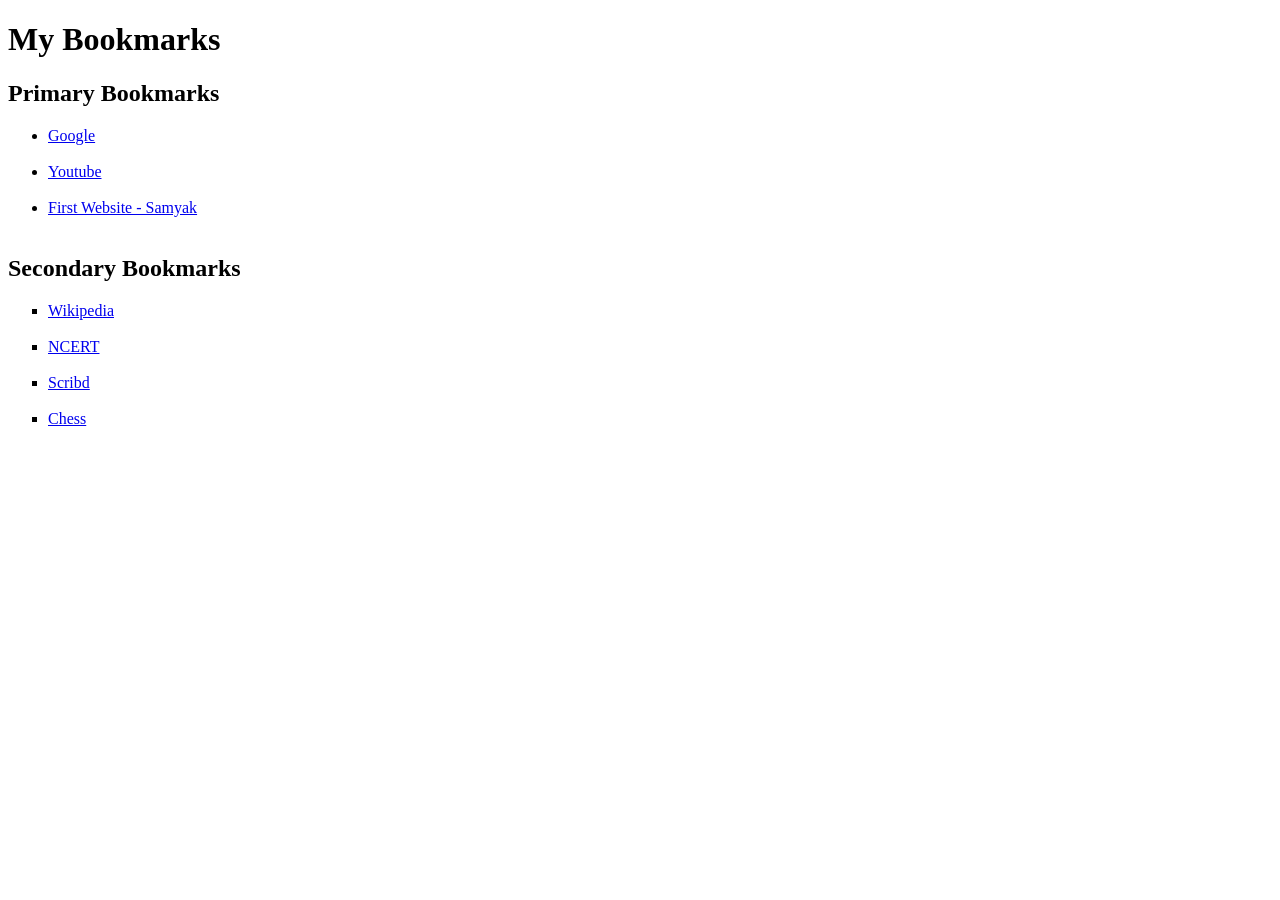
<file: Bookmark Website/bookmarkManager.html>
<!DOCTYPE html>
<html lang="en">

<head>
    <meta charset="UTF-8">
    <meta name="viewport" content="width=device-width, initial-scale=1.0">
    <title>Bookmark Manager</title>
</head>

<body>
    <h1>My Bookmarks</h1>
    <h2>Primary Bookmarks</h2>

    <ul>
        <li><a target="_blank" href="https://www.google.com">Google</a></li><br>
        <li><a target="_blank" href="https://www.youtube.com">Youtube</a></li><br>
        <li><a target="_blank" href="http://192.168.0.110:3000/First%20Website/index.html?vscode">First Website - Samyak</a></li><br>
    </ul>

    <h2>Secondary Bookmarks</h2>

    <ul type="square">
        <li><a target="_blank" href="https://en.wikipedia.org/wiki/Main_Page">Wikipedia</a></li><br>
        <li><a target="_blank" href="https://ncert.nic.in/">NCERT</a></li><br>
        <li><a target="_blank" href="https://www.scribd.com/">Scribd</a></li><br>
        <li><a target="_blank" href="https://www.chess.com/home">Chess</a></li><br>
    </ul>
</body>

</html>
</file>
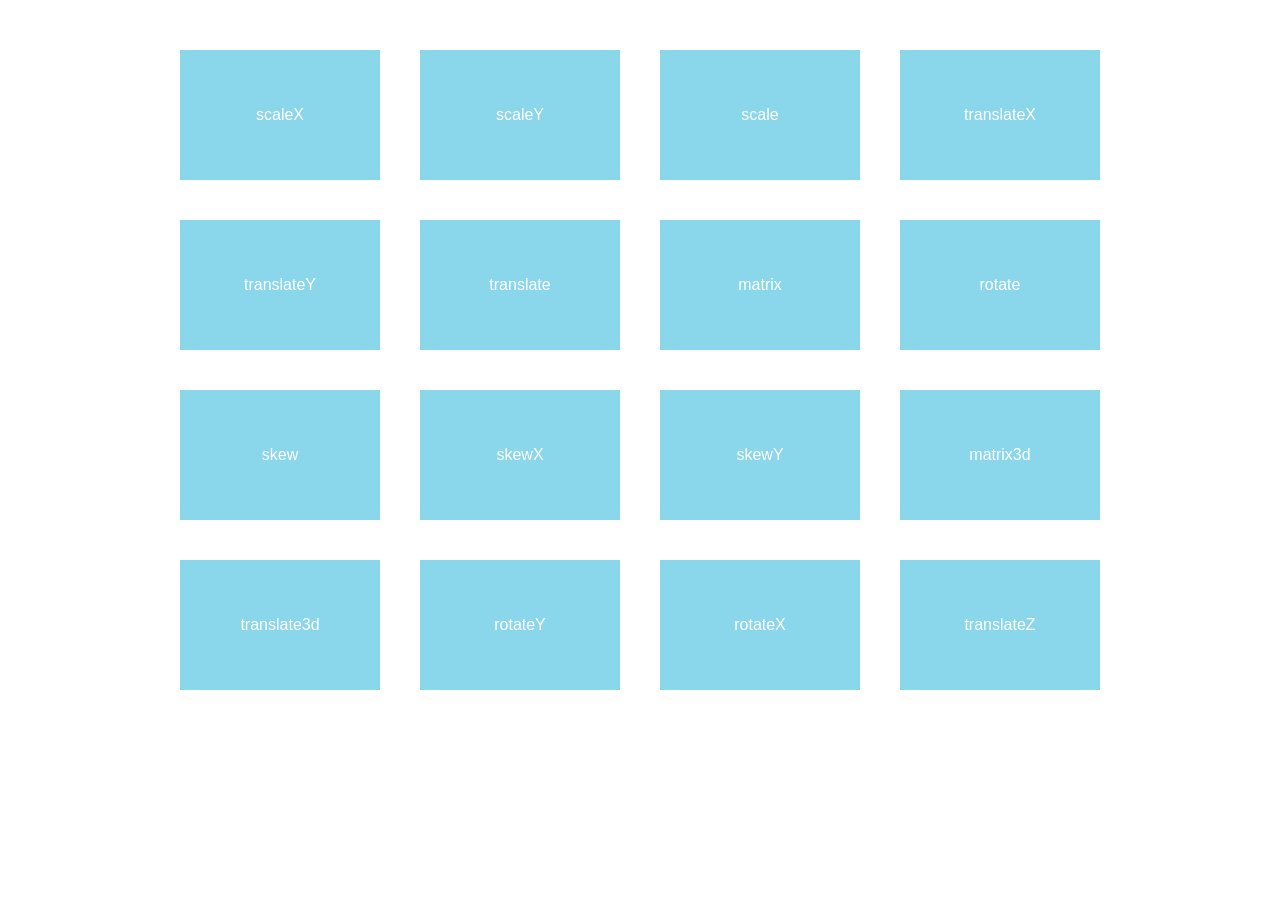
<file: CSS/transforms.html>
<!DOCTYPE html>
<html lang="en">

<head>
  <meta charset="UTF-8">
  <meta name="viewport" content="width=device-width, initial-scale=1.0">
  <title>CSS Transform by CodeWithHarry</title>
  <link rel="stylesheet" href="transforms.css">
</head>

<body>



  <div class="wrap">
    <!-- scaleX: Scales the element on the X-axis. -->
    <div class="box">
      <div class="blue scaleX">
        scaleX
      </div>
    </div>
    <!-- scaleY: Scales the element on the Y-axis. -->
    <div class="box">
      <div class="blue scaleY">
        scaleY
      </div>
    </div>
    <!-- scale: Scales the element on both the X-axis and Y-axis. -->
    <div class="box">
      <div class="blue scale">
        scale
      </div>
    </div>
    <!-- translateX: Moves the element along the X-axis. -->
    <div class="box">
      <div class="blue translateX">
        translateX
      </div>
    </div>
    <!-- translateY: Moves the element along the Y-axis. -->
    <div class="box">
      <div class="blue translateY">
        translateY
      </div>
    </div>
    <!-- translate: Moves the element along both the X-axis and Y-axis. -->
    <div class="box">
      <div class="blue translate">
        translate
      </div>
    </div>
    <!-- matrix: A 2D transformation method using a matrix of six values. -->
    <div class="box">
      <div class="blue matrix">
        matrix
      </div>
    </div>
    <!-- rotate: Rotates the element around the Z-axis. -->
    <div class="box">
      <div class="blue rotate">
        rotate
      </div>
    </div>
    <!-- skew: Skews the element on the X-axis and Y-axis. -->
    <div class="box">
      <div class="blue skew">
        skew
      </div>
    </div>
    <!-- skewX: Skews the element on the X-axis. -->
    <div class="box">
      <div class="blue skewX">
        skewX
      </div>
    </div>
    <!-- skewY: Skews the element on the Y-axis. -->
    <div class="box">
      <div class="blue skewY">
        skewY
      </div>
    </div>
    <!-- matrix3d: A 3D transformation method using a matrix of 16 values. -->
    <div class="box">
      <div class="blue matrix3d">
        matrix3d
      </div>
    </div>
    <!-- translate3d: Moves the element along the X-axis, Y-axis, and Z-axis. -->
    <div class="box">
      <div class="blue translate3d">
        translate3d
      </div>
    </div>
    <!-- rotateY: Rotates the element around the Y-axis. -->
    <div class="box">
      <div class="blue rotateY">
        rotateY
      </div>
    </div>
    <!-- rotateX: Rotates the element around the X-axis. -->
    <div class="box">
      <div class="blue rotateX">
        rotateX
      </div>
    </div>
    <!-- translateZ: Moves the element along the Z-axis. -->
    <div class="box">
      <div class="blue translateZ">
        translateZ
      </div>
    </div>
  </div>
</body>

</html>
</file>
<file: Exercise 2/style.css>
p:first-child{
    background-color: yellow;
    color: red;
}
p{
    background-color:blue;
    color:white;
}
</file>
<file: Exercise 3/style.css>
.outermostBox{
    background-color: white;
    border: 1px solid black;
    width:400px;
    height:575px;
    position: relative;
    left: 25px;
    margin: 10px;
    /* top: 10vh; */
}
.mainBox{
    background-color: white;
    position: relative;
    border: 1px solid lightblue;
    border-radius: 16px;
    width: 340px;
    left: 20px;
    height: 540px;
    margin: 10px;
    margin-top: 15px;
}
.photo img{
    margin: 10px;
    border-radius: 16px;
}
.smallBox1{
    border: 1px solid grey;
    width: 60px;
    border-radius: 10px;
    text-align: center;
    position: relative;
    left:20px;
    top: 5px;
    color: grey;
}
.smallBox2{
    border: 1px solid grey;
    width: 60px;
    border-radius: 10px;
    text-align: center;
    position: relative;
    left:90px;
    color: grey;
    bottom: 15px;
}
.smallBox3{
    border: 1px solid white;
    width: 120px;
    height: 40px;
    border-radius: 20px;
    margin-left: 90px;
    display: flex;
    justify-content: center;
    align-items: center;
    position: relative;
    color: rgb(0, 89, 255);
    background-color:rgba(0, 119, 255, 0.125)
}
.content{
    text-align: left;
    margin-left: 10px;
}
.heading{
    margin-top: 0;
    margin-bottom: 10px;
}
.paragraph{
    color: grey;
    margin-bottom: 20px;
}
</file>
<file: Exercise 6/style.css>
nav ul{
    list-style: none;
}
header{
    position: sticky;
    top: 0px;
}
ul{
    border: 1px solid rgb(0,0,0,0.100);
    border-radius: 10px;
    background-color: white;
    display: flex;
    justify-content: end;
    align-items: center;
    gap: 40px;
    padding-right: 10vw;
}
.outermost{
    font-family: 'Courier New', Courier, monospace;
    font-style: normal;
    font-family: "Baloo Bhaijaan 2", sans-serif;
    font-optical-sizing: auto;
    font-style: normal;
}
nav ul li:first-child{
    margin-right: 30vw;
    font-size:xx-large;
    margin-top: 0;
}
</file>
<file: Exercise 7/style.css>
nav ul{
    list-style: none;
    border: 1px solid rgb(0,0,0,0.100);
    border-radius: 10px;
    background-color: white;
    display: flex;
    justify-content: end;
    align-items: center;
    gap: 40px;
    padding-right: 10vw;
}
/* .font{font-family: 'Courier New', Courier, monospace;
    font-style: normal;
    font-family: "Baloo Bhaijaan 2", sans-serif;
    font-optical-sizing: auto;
    font-style: normal;} */
.font{
    font-family: 'Segoe UI', Tahoma, Geneva, Verdana, sans-serif;
}

header{
    position: sticky;
    top: 0px;
}
nav ul li:first-child{
    margin-right: 30vw;
}
.gridbox{
    /* border: 2px solid ; */
    display: grid;
    justify-content: center;
    grid-template-columns: repeat(3,300px);
    grid-template-rows: repeat(4,1fr);
    gap: 20px;
    margin-top: 75px;
}
.element{
    width: 300px;
    height: 150px;
    /* border: 1px solid ; */
    display :grid;
    grid-template-columns: 1fr 1fr;
    grid-template-rows: 40px 20px 80px;
    gap: 10px;
    background-color: rgba(128, 128, 128, 0.066); 
}
.LangType{
    grid-column: 1/3;
    display: flex;
    justify-content: center;
    align-items: center;
    font-size: x-large;
    font-family: 'Segoe UI', Tahoma, Geneva, Verdana, sans-serif;
    margin-top: 22px;
}
.langdesc{
    grid-column: 1/3;
    display: flex;
    justify-content: center;
    align-items: center;
    font-size: 12px;
    margin-bottom: 5px;
}
.langbox{
    height: 40px;
    border: 1px solid ;
    border-radius: 5px;
    margin: 20px 0 30px 20px;
    background-color: rgb(25, 155, 199);
    align-self: end;
    color: white;
    font-size: 12px;
    display: flex;
    justify-content: center;
    align-items: center;
}
.downlbox{
    height: 40px;
    border: 1px solid ;
    border-radius: 5px;
    margin: 20px 20px 30px 0;   
    background-color: rgba(82, 191, 28, 0.989);
    align-self: end;
    color: white;
    font-size: 12px;
    display: flex;
    justify-content: center;
    align-items: center;
}
a{
    text-decoration: none;
    color:inherit;
}
@media screen and (orientation: portrait) {
    .gridbox{
        grid-template-columns: 1fr;
    }
}
</file>
<file: Exercise 8/style.css>
.boundary{
    height: 600px;
    background-color: lightblue;
    border: 1px solid black;
    display: flex;
}
.x-axis{
    animation: x-axis 18s linear 1s forwards;
}
.ball{
    height: 100px;
    width: 100px;
    background-color: green;
    border: 1px solid rgba(0, 0, 0, 0.259);
    border-radius:100px ;
    /* align-self: center; */
    /* animation: name duration timing-function delay iteration-count direction fill-mode; */
    animation:
             /* x-axis 15s linear 1s forwards, */
            y-axis 2s cubic-bezier(0.88, 0.04, 1, 1) 1s 9 alternate-reverse backwards;
}

@keyframes x-axis {
    to{
        transform:translateX(1415px);
    }
}
@keyframes y-axis {
    to{
        transform:translateY(500px);
    }
}
</file>
<file: First Website/style.css>
body{
    background-color: pink;
    color: black;
}
td{
    border: 2px solid black;
}
/* #pin{
    color: aquamarine;
} */
.yellow{
    background-color: rgb(184, 214, 16);}
.centre {
    display: flex;
    /* justify-content: center; centers both images as a group */
    align-items: center;     /* aligns vertically */
    gap: 20px;
}
</file>
<file: Netflix Clone/style.css>
* {
    margin: 0;
    padding: 0;
    font-family: 'Segoe UI', Tahoma, Geneva, Verdana, sans-serif;
    /* outline: 1px solid red; */
}

.firstbox {
    background-image: url(Assets/BackgroundImageNetflix.jpg);
    height: 100vh;
    width: 100%;
    position: relative;
    background-position: center;
    background-size: cover;
    background-repeat: no-repeat;
}

.blackshadowbox {
    background-color: black;
    height: 100vh;
    width: 100%;
    opacity: 70%;
    position: absolute;
    top: 0;
    right: 0;
}

nav span img {
    position: relative;
    z-index: 1;
    height: 40px;
}

nav {
    padding-top: 20px;
    display: flex;
    align-items: center;
    justify-content: space-between;
    max-width: 80vw;
    margin: auto;
}

.langButton {
    position: relative;
    z-index: 2;
    background-color: rgba(0, 0, 0, 0.3);
    border: 1px solid rgba(255, 255, 255, 0.5);
    border-radius: 4px;
    height: 32px;
    width: 120px;
    color: white;
    font-family: 'Segoe UI', Tahoma, Geneva, Verdana, sans-serif;
    font-weight: 500;
    font-size: 16px;
    margin-right: 10px;
    cursor: pointer;
    text-align: center;
}

.SignInButton {
    background-color: red;
    color: white;
    height: 32px;
    width: 75px;
    position: relative;
    z-index: 1;
    border: none;
    border-radius: 4px;
    font-family: 'Segoe UI', Tahoma, Geneva, Verdana, sans-serif;
    font-weight: 700;
    font-size: 14px;
    cursor: pointer;
}

.title {
    display: flex;
    color: white;
    align-items: center;
    justify-content: center;
    position: relative;
    z-index: 1;
    flex-direction: column;
    font-family: 'Segoe UI', Tahoma, Geneva, Verdana, sans-serif;
    padding-top: 150px;
}

.heading {
    font-size: 55px;
    font-weight: bolder;
}

.middle {
    font-size: 20px;
    font-weight: 700;
    padding: 20px 0 20px 0;
}

.lower {
    font-size: 17px;
    padding-bottom: 20px;
    color: white;
}

.lowerSection {
    display: flex;
    justify-content: space-between;
    align-items: center;
    max-width: 600px;
    margin: auto;
    gap: 10px;
}

.emailButton {
    width: 375px;
    height: 55px;
    background-color: rgba(28, 27, 27, 0.8);
    font-weight: 500;
    font-size: 16px;
    border: 1px solid rgba(255, 255, 255, 0.5);
    border-radius: 4px;
    position: relative;
    z-index: 2;
    padding-left: 20px;
}

.startingButton {
    width: 200px;
    height: 55px;
    background-color: red;
    color: white;
    font-family: 'Segoe UI', Tahoma, Geneva, Verdana, sans-serif;
    font-weight: 600;
    font-size: 25px;
    z-index: 1;
    position: relative;
    border: none;
    border-radius: 4px;
    cursor: pointer;
    text-overflow: clip;
}

input::placeholder {
    color: rgba(255, 255, 255, 0.726);
}

input {
    color: white;
}

main {
    background-color: black;
    border-top: 5px solid rgba(171, 15, 46, 0.732);
}

.mainTop {
    width: 80vw;
    margin: auto;
}

.TrendingTag {
    color: white;
    font-size: 23px;
    font-weight: bold;
    padding: 30px 0 20px 0;
}

.posters {
    display: grid;
    grid-template-columns: 1fr 1fr 1fr 1fr 1fr;
    grid-template-rows: 1fr 1fr;
    gap: 20px 40px;
}

.posters div {
    width: 200px;
    height: 300px;
    /* border: 1px solid white; */
    border-radius: 10px;
    transition: transform 0.3s ease-in-out;
    background-repeat: no-repeat;
    background-size: cover;
    cursor: pointer;
    display: flex;
    align-items: end;
    font-size: 100px;
    font-weight: bolder;
    color: black;
    -webkit-text-stroke: 1px white;

}

.posters div:hover {
    transform: scale(1.03, 1.03);

}

.posters div:nth-child(1) {
    background-image: url("https://occ-0-3646-3647.1.nflxso.net/dnm/api/v6/_YyUT33Ze3kFXjMydIZFIm6ajHk/AAAABfkfzxoNRUrAasNcAz0XvNCAiCt-2w5M6o-td9NWkj_2Us9t3y2yGzhG4lx4U3jkK0xb0au62tX0Fm-1PBdvrH51-jWzQZk_KrA.webp?r=4d1");
}

.posters div:nth-child(2) {
    background-image: url(https://occ-0-3646-3647.1.nflxso.net/dnm/api/v6/_YyUT33Ze3kFXjMydIZFIm6ajHk/AAAABYqXetRIK5Y_xKlAuNEu3MZVT_w1F2ChhjHRsvKtCVVPa9hEtUGmZq3_E7tt415Alc4WtV_1KZuQnYTRgM5ipt6JxhgwPDTTfq8xODnqbeO7595p_3RHTz4N0zcCXTulITgv.webp?r=aa6)
}

.posters div:nth-child(3) {
    background-image: url(https://occ-0-3646-3647.1.nflxso.net/dnm/api/v6/_YyUT33Ze3kFXjMydIZFIm6ajHk/AAAABe3fxY63IAX9AP8HmXoCF16d8mlEedOGzcUEwG3v6ciImpJNxntsKRtAARX5LMJ2_cBU9cmWgdDxRoZpA_WerZBXWA3O32H_6V8.webp?r=992)
}

.posters div:nth-child(4) {
    background-image: url(https://occ-0-3646-3647.1.nflxso.net/dnm/api/v6/_YyUT33Ze3kFXjMydIZFIm6ajHk/AAAABS6Z6i2AXOHPJTBTIp5COCdZN92bY9RKKgU_30Zxt-gdL5JU0pOrmbGaZstzllsuauB1UHW4OGpR0bJQA6RUfyx26UMgMvupBCY.webp?r=dd2)
}

.posters div:nth-child(5) {
    background-image: url(https://occ-0-3646-3647.1.nflxso.net/dnm/api/v6/_YyUT33Ze3kFXjMydIZFIm6ajHk/AAAABWG24jVWSlsY7DRoH3L4WZxjEovetlu2pHRF6VhMTrMT3lEFSbDEonWftbOPHLw5YC5fta1RkornrSws2RxYueSSunjHfKZN2ds.webp?r=3ce)
}

.posters div:nth-child(6) {
    background-image: url(https://occ-0-3646-3647.1.nflxso.net/dnm/api/v6/_YyUT33Ze3kFXjMydIZFIm6ajHk/AAAABZHnwfqphE_z6ZvQKfENixW2pkbXM14EGKgVu0f8RpJKohGGFacLjtelLGco2BcO4IGCo8rEtxkCRpskMWWCc9etJIFauuEuxUcIDqmDyCwFurmQF9hdXTKzoM1Vf938CsP1.webp?r=aa9)
}

.posters div:nth-child(7) {
    background-image: url(https://occ-0-3646-3647.1.nflxso.net/dnm/api/v6/_YyUT33Ze3kFXjMydIZFIm6ajHk/AAAABSNbHcwj0eppGAGpfKcex4TLilLiQRIMqsizhoPfljN0OX-l4dNnyzflK65vfkab0Sd3mUgBWCoHQq3PsYmE8oFQ-54GUalcRgmFupnG9MgCLW4AOrj3wcqjAqozMmF1LGZe.webp?r=c47)
}

.posters div:nth-child(8) {
    background-image: url(https://occ-0-3646-3647.1.nflxso.net/dnm/api/v6/_YyUT33Ze3kFXjMydIZFIm6ajHk/AAAABZ0iJA9jmbacgYS-dMZdzgK6X2578Ufkfn7CtCKwEQMkkuUmtavsOyVPHJEUuM5BDX9jkCxeOKgyRnro8Y0GVfqHo_dGACXd098.webp?r=655)
}

.posters div:nth-child(9) {
    background-image: url(https://occ-0-3646-3647.1.nflxso.net/dnm/api/v6/_YyUT33Ze3kFXjMydIZFIm6ajHk/AAAABTcmHkWV1teHHo1pDTMKec570uKFhGe1Q641J21suhWwoVbcf_mK88WG-P0sxHZvib8Z5YmzluZUflcyLZQHNsu60ogMEbAHUfQ.webp?r=0a1)
}

.posters div:nth-child(10) {
    background-image: url(https://occ-0-3646-3647.1.nflxso.net/dnm/api/v6/_YyUT33Ze3kFXjMydIZFIm6ajHk/AAAABSD6qi_qtMcua5XsILc4GoVGY08oHPHy9HE94BeA8KN6Qv1b6_WE1_NbTLWYdL1fBEVOXOxL3NmR0steUKCZGb5zObGA23aWGVs.webp?r=388)
}

.posters div span {
    margin: 0px 0px 0px -21px;
}

.reasonTag {
    padding-top: 75px;
}

.reasons {
    display: grid;
    grid-template-columns: 1fr 1fr 1fr 1fr;
    grid-template-rows: 1fr;
    gap: 10px;
}

.reasonsbox {
    width: 300px;
    height: 275px;
    border-radius: 16px;
    display: flex;
    flex-direction: column;
    background: linear-gradient(135deg, #192247 0%, #210E17 100%);
}

.resonsHeader {
    color: white;
    font-size: 25px;
    font-weight: bold;
    margin: 20px 0 10px 10px;
}

.reasonsContent {
    color: rgba(255, 255, 255, 0.7);
    margin: 10px;
    font-size: 18px;
}

.reasonsImg {
    align-self: flex-end;
    margin: 30px 10px 0 0;
}

.reasonImg2 {
    margin: 10px 10px;
}

.reasonImg4 {
    margin: 1px 10px;
}

.faqGrid {
    display: grid;
    grid-template-rows: 1fr 1fr 1fr;
    grid-template-columns: 1fr;
    gap: 10px;
}

.faqGrid div {
    color: white;
    width: 80vw;
    height: 80px;
    background-color: rgba(128, 128, 128, 0.373);
    font-size: 25px;
    display: flex;
    align-items: center;
    justify-content: space-between;
}
.faqGrid div span{
   margin-left: 20px;
}
.faqGrid div svg{
    margin-right: 20px;
}
.faqGrid div:hover{
    background-color: rgba(128, 128, 128, 0.6);
}
.mainBottom {
    display: flex;
    flex-direction: column;
    align-items: center;
}
.newLower{
    margin: 65px 0 0 0;
}
.questions {
    color: rgba(255, 255, 255, 0.8);
    margin: 75px 0 50px 0;
    align-self: flex-start;
}
a{
    text-decoration-color: rgba(255, 255, 255, 0.8);
    color: rgba(255, 255, 255, 0.8);
}
.newEmailButton {
    width: 600px;
    background-color: rgba(15, 15, 15, 0.8);
}

.newLowerSection {
    max-width: 1000px;
}

.faqHref {
    display: grid;
    grid-template-rows: 1fr 1fr 1fr 1fr;
    grid-template-columns: 1fr 1fr 1fr 1fr;
    gap: 10px;
}

.hrefs {
    width: 50pxpx;
    height: 20px;
    font-size: 15px;
}

.newLangButton {
    background-color: rgba(21, 21, 21, 0.8);
    margin: 60px 0 35px 0;
}

.secondLastLine {
    color: rgba(255, 255, 255, 0.65);
    font-size: 15px;
}

.lastLine {
    color: rgba(255, 255, 255, 0.6);
    font-size: 13px;
    margin: 30px 0 88px 0;
}
@media screen and (max-width:960px) and (orientation: portrait) {
    .lowerSection {
        flex-direction: column;
        /* max-width: 80vw; */
    }

    .emailButton {
        max-width: 375px;
        width: 70vw;
    }

    .startingButton {
        width: 200px;
        font-size: 20px;
    }

    .firstbox,
    .blackshadowbox {
        max-width: 100%;
        height: 100vh;
    }

    .heading {
        font-size: 42px;
    }

    .lower {
        font-size: 11px;
    }

    .navBar {
        display: flex;
        flex-direction: column;
        gap: 10px;
        align-items: center;
    }

    nav {
        gap: 10px;
        display: flex;
        flex-direction: column;
    }
    .reasonsbox{
        width: 200px;
    }
    .reasonsImg{
       display: none;
    }
    .faqGrid div{
        max-width: 60vw;
    }
    .faqHref{
        grid-template-columns: 1fr 1fr;
    }
}
@media screen and (max-width:500px){
    .posters{
        grid-template-columns: 1fr ;
    }
    .reasons{
        grid-template-columns: 1fr;
    }
    
}
@media screen and (max-width:766px) and (min-width:500px){
    .posters{
        grid-template-columns: 1fr 1fr;
    }
    .reasons{
        grid-template-columns: 1fr;
    }
}
@media screen and (max-width:1030px) and (min-width:766px){
    .posters{
        grid-template-columns: 1fr 1fr 1fr;
    }
    .reasons{
        grid-template-columns: 1fr 1fr;
    }
}
@media screen and (max-width:1300px) and (min-width:1030px){
    .posters{
        grid-template-columns: 1fr 1fr 1fr 1fr;
    }
}
@media screen and (max-width:1500px) and (min-width:1030px){
    .reasons{
        grid-template-columns: 1fr 1fr 1fr;
    }
}
@media screen and (max-width:950px) and (min-width:350px){
    .newEmailButton{
        max-width: 40vw;
    }
    .newStartingButton{
        max-width: 150px;
    }
}
</file>
<file: CSS/transforms.css>
.wrap {
  margin: 30px auto;
  max-width: 1000px;
  width: 90vw;
  display: flex;
  flex-flow: row wrap;
  justify-content: center;
  font-family: sans-serif;
}


.box {
  width: calc(20%);
  margin: 20px 20px;
  background: #ddd;
  cursor: pointer;
  color: #FFF;
  text-align: center;
  line-height: 130px;
}


.blue {
  background-color: rgba(56, 207, 248, 0.5);
}


.scaleX {
  transform: scaleX(1);
  transition: transform 0.5s ease;
}


.box:hover .scaleX {
  transform: scaleX(2);
}

.scaleY {
  transform: scaleY(1);
  transition: transform 0.5s ease;
}


.box:hover .scaleY {
  transform: scaleY(2);
}

.scale {
  transform: scale(1, 1);
  transition: transform 0.5s ease;
}


.box:hover .scale {
  transform: scale(1.5, 1.5); 
}

.translateX {
  transform: translateX(1);
  transition: transform 0.5s ease;
}


.box:hover .translateX {
  transform: translateX(2em);
}

.translateY {
  transform: translateY(1);
  transition: transform 0.5s ease;
}


.box:hover .translateY {
  transform: translateY(2em);
}

.translate {
  transform: translate(1, 1);
  transition: transform 0.5s ease;
}


.box:hover .translate {
  transform: translate(2em, 2em);
}

.matrix {
  transform: matrix(1, 1, 1, 1);
  transition: transform 0.5s ease;
}

.box:hover .matrix {
  transform: matrix(1, -1, 0, 1, 0, 0);
}

.rotate {
  transform: rotate(0);
  transition: transform 0.5s ease;
}

.box:hover .rotate {
  transform: rotate(270deg);
}

.skew {
  transform: skew(1, 1);
  transition: transform 0.5s ease;
}

.box:hover .skew {
  transform: skew(30deg, 20deg);

}

.skewX {
  transform: skewX(1);
  transition: transform 0.5s ease;
}

.box:hover .skewX {
  transform: skewX(30deg);

}

.skewY {
  transform: skewY(1);
  transition: transform 0.5s ease;
}

.box:hover .skewY {
  transform: skewY(30deg);

}

.matrix3d {
  transform: matrix3d(1);
  transition: transform 0.5s ease;
}

.box:hover .matrix3d {
  transform: matrix3d(0.8535533905932737, 0.4999999999999999, 0.14644660940672619, 0, -0.4999999999999999, 0.7071067811865476, 0.4999999999999999, 0, 0.14644660940672619, -0.4999999999999999, 0.8535533905932737, 0, 22.62994231491119, -20.3223304703363, 101.3700576850888, 1)
}

.translate3d {
  transform: translate3d(1px, 1px, 1);
  transition: transform 0.5s ease;
}

.box:hover .translate3d {
  transform: translate3d(1px, 1px, 50px) rotate3d(3, 2, 2, 90deg);

}

.rotateY {
  transform: perspective(1) scaleZ(1) rotateY(0deg);
  transition: transform 0.5s ease;
}

.box:hover .rotateY {
  transform: perspective(500px) scaleZ(2) rotateY(45deg);

}

.rotateX {
  transform: perspective(1) scaleZ(1) rotateX(0deg);
  transition: transform 0.5s ease;
}

.box:hover .rotateX {
  transform: perspective(500px) scaleZ(2) rotateX(45deg);

}

.translateZ {
  transform: translateZ(1px);
  transition: transform 0.5s ease;
}

.box:hover .translateZ {
  transform: rotate3d(3, 2, 2, 90deg) translateZ(50px);

}
</file>
